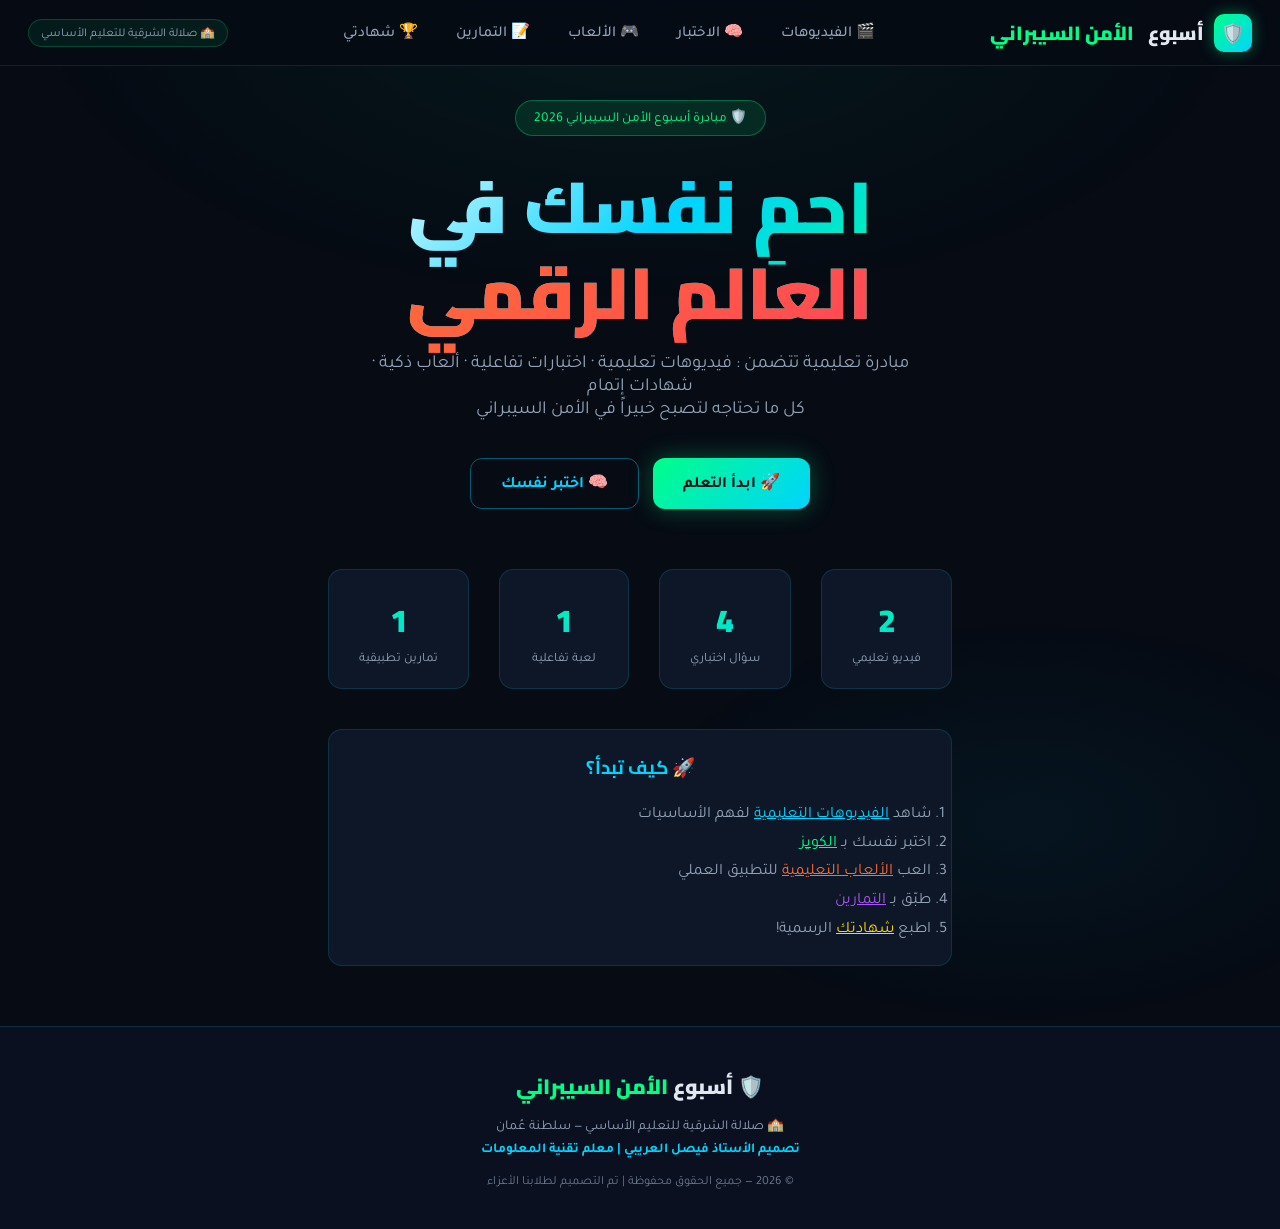
<file: index.html>
<!DOCTYPE html>
<html lang="ar" dir="rtl">
<head>
<meta charset="UTF-8">
<meta name="viewport" content="width=device-width, initial-scale=1.0">
<title>أسبوع الأمن السيبراني | مدرسة صلالة الشرقية للتعليم الأساسي</title>
<link href="https://fonts.googleapis.com/css2?family=Cairo:wght@300;400;600;700;900&family=Tajawal:wght@300;400;500;700;800&display=swap" rel="stylesheet">
<link rel="stylesheet" href="css/style.css">
</head>
<body>

<!-- MATRIX BACKGROUND -->
<div id="matrix-bg"></div>

<!-- NAV -->
<nav>
  <div class="nav-brand">
    <div class="nav-icon">🛡️</div>
    أسبوع <span style="color:var(--green);margin-right:4px"> الأمن السيبراني</span>
  </div>

  <button class="nav-hamburger" id="navToggle">☰</button>

  <div class="nav-links" id="navLinks">
    <a href="pages/videos.html">🎬 الفيديوهات</a>
    <a href="pages/quiz.html">🧠 الاختبار</a>
    <a href="pages/games.html">🎮 الألعاب</a>
    <a href="pages/exercises.html">📝 التمارين</a>
    <a href="pages/certificate.html">🏆 شهادتي</a>
  </div>

  <div class="nav-school">🏫 صلالة الشرقية للتعليم الأساسي</div>
</nav>

<!-- HERO / LANDING -->
<section class="hero">
  <div style="position:relative;z-index:2">
    <div class="hero-badge">🛡️ مبادرة  أسبوع الأمن السيبراني 2026</div>
    <h1>احمِ نفسك في<br><span>العالم الرقمي</span></h1>
    <p class="hero-sub"> مبادرة تعليمية تتضمن : فيديوهات تعليمية · اختبارات تفاعلية · ألعاب ذكية · شهادات إتمام  <br>كل ما تحتاجه لتصبح خبيراً في الأمن السيبراني</p>
    <div class="hero-btns">
      <a href="pages/videos.html" class="btn-primary">🚀 ابدأ التعلم</a>
      <a href="pages/quiz.html" class="btn-secondary">🧠 اختبر نفسك</a>
    </div>
    <div class="hero-stats">
      <div class="stat-box">
        <div class="stat-num" data-target="6">0</div>
        <div class="stat-lbl">فيديو تعليمي</div>
      </div>
      <div class="stat-box">
        <div class="stat-num" data-target="10">0</div>
        <div class="stat-lbl">سؤال اختباري</div>
      </div>
      <div class="stat-box">
        <div class="stat-num" data-target="4">0</div>
        <div class="stat-lbl">لعبة تفاعلية</div>
      </div>
      <div class="stat-box">
        <div class="stat-num" data-target="3">0</div>
        <div class="stat-lbl">تمارين تطبيقية</div>
      </div>
    </div>
    <div style="margin-top:40px;padding:20px;background:var(--card);border:1px solid var(--border);border-radius:var(--r);max-width:800px">
      <h3 style="font-family:'Cairo',sans-serif;font-weight:700;margin-bottom:16px;color:var(--cyan)">🚀 كيف تبدأ؟</h3>
      <ol style="text-align:right;font-size:1rem;color:var(--text2);line-height:1.8">
        <li>شاهد <a href="pages/videos.html" style="color:var(--cyan)">الفيديوهات التعليمية</a> لفهم الأساسيات</li>
        <li>اختبر نفسك بـ <a href="pages/quiz.html" style="color:var(--green)">الكويز</a></li>
        <li>العب <a href="pages/games.html" style="color:var(--orange)">الألعاب التعليمية</a> للتطبيق العملي</li>
        <li>طبّق بـ <a href="pages/exercises.html" style="color:var(--purple)">التمارين</a></li>
        <li>اطبع <a href="pages/certificate.html" style="color:var(--yellow)">شهادتك</a> الرسمية!</li>
      </ol>
    </div>
  </div>
</section>

<!-- FOOTER -->
<footer>
  <div class="footer-logo">🛡️ أسبوع <span>الأمن السيبراني</span></div>
  <div class="footer-school">🏫 صلالة الشرقية للتعليم الأساسي — سلطنة عُمان</div>
  <div class="footer-teacher"> تصميم الأستاذ فيصل العريبي  | معلم تقنية المعلومات</div>
  <div class="footer-copy">© 2026 — جميع الحقوق محفوظة | تم التصميم  لطلابنا الأعزاء</div>
</footer>

<script src="js/main.js"></script>
</body>
</html>
</file>
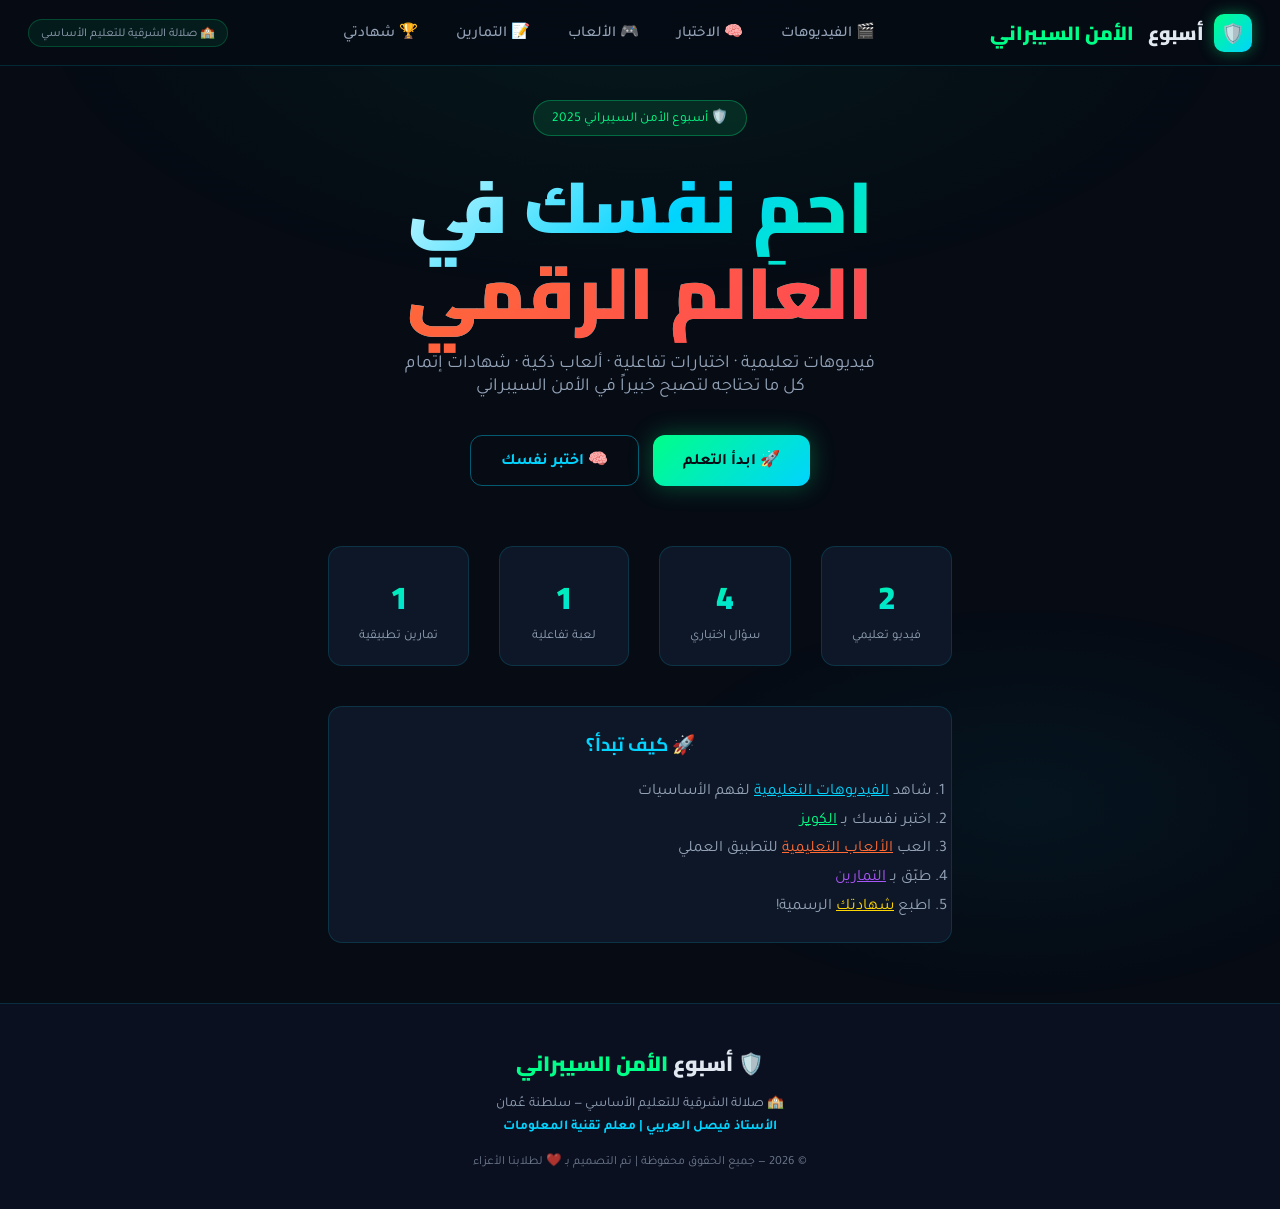
<file: index1.html>
<!DOCTYPE html>
<html lang="ar" dir="rtl">
<head>
<meta charset="UTF-8">
<meta name="viewport" content="width=device-width, initial-scale=1.0">
<title>أسبوع الأمن السيبراني | صلالة الشرقية للتعليم الأساسي</title>
<link href="https://fonts.googleapis.com/css2?family=Cairo:wght@300;400;600;700;900&family=Tajawal:wght@300;400;500;700;800&display=swap" rel="stylesheet">
<link rel="stylesheet" href="css/style.css">
</head>
<body>

<!-- MATRIX BACKGROUND -->
<div id="matrix-bg"></div>

<!-- NAV -->
<nav>
  <div class="nav-brand">
    <div class="nav-icon">🛡️</div>
    أسبوع <span style="color:var(--green);margin-right:4px"> الأمن السيبراني</span>
  </div>
  <div class="nav-links">
    <a href="pages/videos.html">🎬 الفيديوهات</a>
    <a href="pages/quiz.html">🧠 الاختبار</a>
    <a href="pages/games.html">🎮 الألعاب</a>
    <a href="pages/exercises.html">📝 التمارين</a>
    <a href="pages/certificate.html">🏆 شهادتي</a>
  </div>
  <div class="nav-school">🏫 صلالة الشرقية للتعليم الأساسي</div>
</nav>

<!-- HERO / LANDING -->
<section class="hero">
  <div style="position:relative;z-index:2">
    <div class="hero-badge">🛡️ أسبوع الأمن السيبراني 2025</div>
    <h1>احمِ نفسك في<br><span>العالم الرقمي</span></h1>
    <p class="hero-sub">فيديوهات تعليمية · اختبارات تفاعلية · ألعاب ذكية · شهادات إتمام<br>كل ما تحتاجه لتصبح خبيراً في الأمن السيبراني</p>
    <div class="hero-btns">
      <a href="pages/videos.html" class="btn-primary">🚀 ابدأ التعلم</a>
      <a href="pages/quiz.html" class="btn-secondary">🧠 اختبر نفسك</a>
    </div>
    <div class="hero-stats">
      <div class="stat-box">
        <div class="stat-num" data-target="6">0</div>
        <div class="stat-lbl">فيديو تعليمي</div>
      </div>
      <div class="stat-box">
        <div class="stat-num" data-target="10">0</div>
        <div class="stat-lbl">سؤال اختباري</div>
      </div>
      <div class="stat-box">
        <div class="stat-num" data-target="4">0</div>
        <div class="stat-lbl">لعبة تفاعلية</div>
      </div>
      <div class="stat-box">
        <div class="stat-num" data-target="3">0</div>
        <div class="stat-lbl">تمارين تطبيقية</div>
      </div>
    </div>
    <div style="margin-top:40px;padding:20px;background:var(--card);border:1px solid var(--border);border-radius:var(--r);max-width:800px">
      <h3 style="font-family:'Cairo',sans-serif;font-weight:700;margin-bottom:16px;color:var(--cyan)">🚀 كيف تبدأ؟</h3>
      <ol style="text-align:right;font-size:1rem;color:var(--text2);line-height:1.8">
        <li>شاهد <a href="pages/videos.html" style="color:var(--cyan)">الفيديوهات التعليمية</a> لفهم الأساسيات</li>
        <li>اختبر نفسك بـ <a href="pages/quiz.html" style="color:var(--green)">الكويز</a></li>
        <li>العب <a href="pages/games.html" style="color:var(--orange)">الألعاب التعليمية</a> للتطبيق العملي</li>
        <li>طبّق بـ <a href="pages/exercises.html" style="color:var(--purple)">التمارين</a></li>
        <li>اطبع <a href="pages/certificate.html" style="color:var(--yellow)">شهادتك</a> الرسمية!</li>
      </ol>
    </div>
  </div>
</section>

<!-- FOOTER -->
<footer>
  <div class="footer-logo">🛡️ أسبوع <span>الأمن السيبراني</span></div>
  <div class="footer-school">🏫 صلالة الشرقية للتعليم الأساسي — سلطنة عُمان</div>
  <div class="footer-teacher">الأستاذ فيصل العريبي | معلم تقنية المعلومات</div>
  <div class="footer-copy">© 2026 — جميع الحقوق محفوظة | تم التصميم بـ ❤️ لطلابنا الأعزاء</div>
</footer>

<script src="js/main.js"></script>
</body>
</html>
</file>
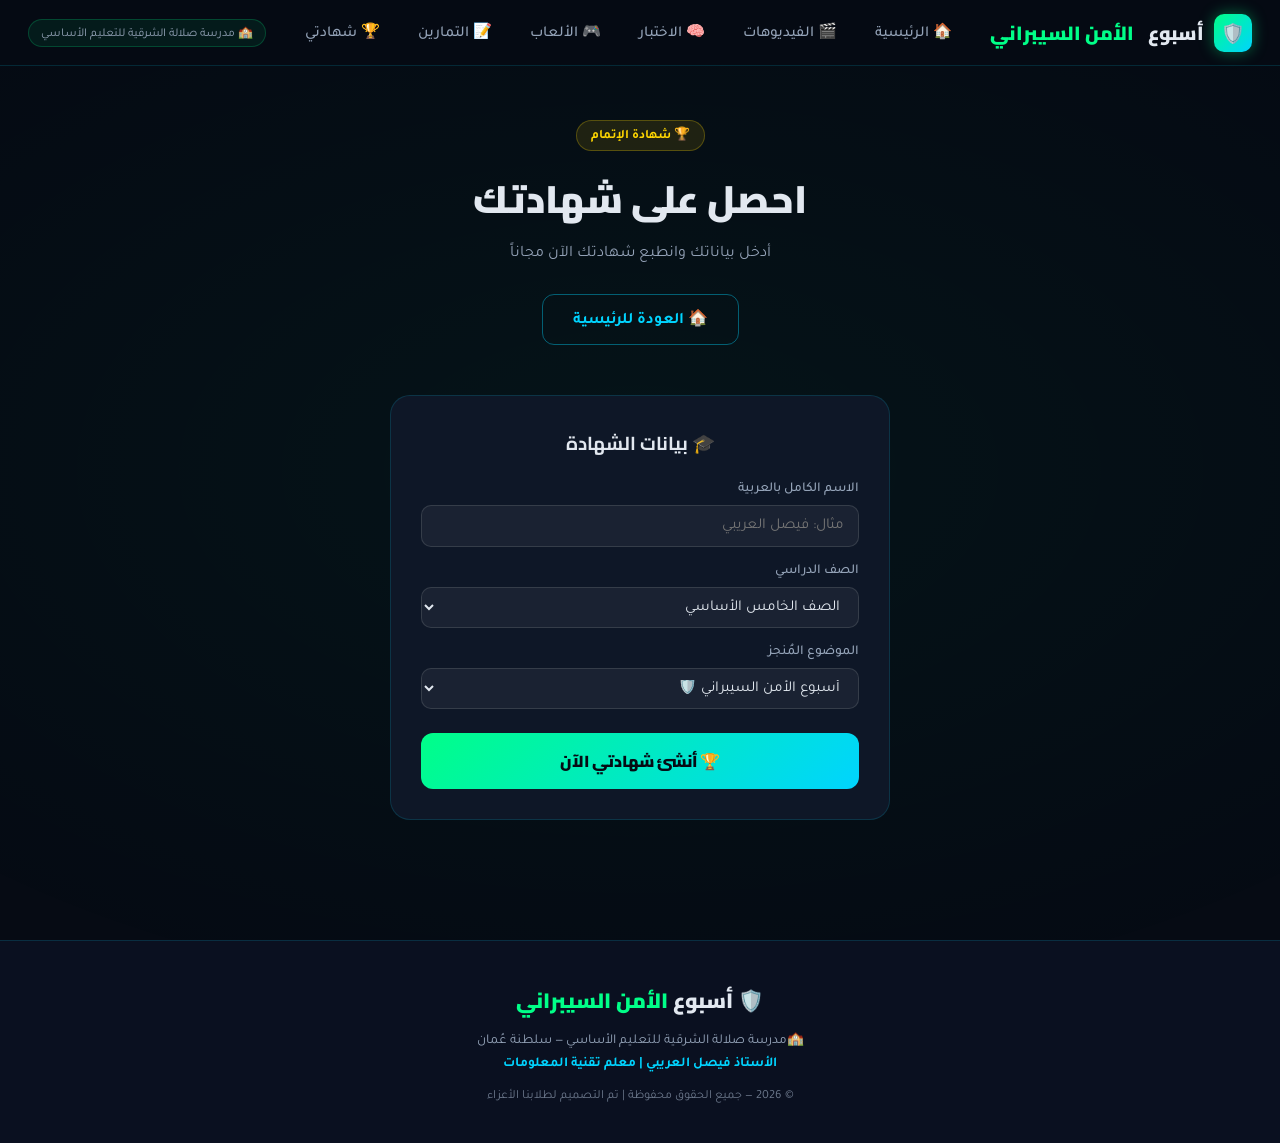
<file: pages/certificate.html>
<!DOCTYPE html>
<html lang="ar" dir="rtl">
<head>
<meta charset="UTF-8">
<meta name="viewport" content="width=device-width, initial-scale=1.0">
<title>شهادتي | أسبوع الأمن السيبراني</title>
<link href="https://fonts.googleapis.com/css2?family=Cairo:wght@300;400;600;700;900&family=Tajawal:wght@300;400;500;700;800&display=swap" rel="stylesheet">
<link rel="stylesheet" href="../css/style.css">
</head>
<body>

<!-- MATRIX BACKGROUND -->
<div id="matrix-bg"></div>

<!-- NAV -->
<nav>
  <div class="nav-brand">
    <div class="nav-icon">🛡️</div>
    أسبوع <span style="color:var(--green);margin-right:4px"> الأمن السيبراني</span>
  </div>
  <div class="nav-links">
    <a href="../index.html">🏠 الرئيسية</a>
    <a href="videos.html">🎬 الفيديوهات</a>
    <a href="quiz.html">🧠 الاختبار</a>
    <a href="games.html">🎮 الألعاب</a>
    <a href="exercises.html">📝 التمارين</a>
    <a href="certificate.html">🏆 شهادتي</a>
  </div>
  <div class="nav-school">🏫 مدرسة صلالة الشرقية للتعليم الأساسي</div>
</nav>

<!-- CERTIFICATE SECTION -->
<section id="certificate" class="cert-section" style="min-height:100vh;padding:120px 20px 80px">
  <div class="container">
    <div class="section-header fade-in">
      <div class="section-tag tag-yellow">🏆 شهادة الإتمام</div>
      <h2 class="section-title">احصل على شهادتك</h2>
      <p class="section-sub">أدخل بياناتك وانطبع شهادتك الآن مجاناً</p>
      <div style="margin-top:30px">
        <a href="../index.html" class="btn-secondary">🏠 العودة للرئيسية</a>
      </div>
    </div>
    <div class="cert-form-wrapper fade-in">
      <div class="cert-form">
        <h3>🎓 بيانات الشهادة</h3>
        <div class="form-group">
          <label>الاسم الكامل بالعربية</label>
          <input type="text" id="certName" placeholder="مثال: فيصل العريبي">
        </div>
        <div class="form-group">
          <label>الصف الدراسي</label>
          <select id="certGrade">
            <option value="الصف الخامس الأساسي">الصف الخامس الأساسي</option>
            <option value="الصف السابع الأساسي">الصف السابع الأساسي</option>
            <option value="الصف التاسع الأساسي">الصف التاسع الأساسي</option>
          </select>
        </div>
        <div class="form-group">
          <label>الموضوع المُنجز</label>
          <select id="certTopic">
            <option value="أسبوع الأمن السيبراني">أسبوع الأمن السيبراني 🛡️</option>
            <option value="حماية كلمات المرور">حماية كلمات المرور 🔑</option>
            <option value="التعرف على التصيد الاحتيالي">التعرف على التصيد الاحتيالي 🎣</option>
            <option value="مكافحة الابتزاز الإلكتروني">مكافحة الابتزاز الإلكتروني 🚨</option>
          </select>
        </div>
        <button class="generate-btn" onclick="generateCert()">🏆 أنشئ شهادتي الآن</button>
      </div>
    </div>

    <div class="certificate-preview" id="certPreview">
      <div id="cert-canvas-wrap">
        <div class="cert-corner tl"></div>
        <div class="cert-corner tr"></div>
        <div class="cert-corner bl"></div>
        <div class="cert-corner br"></div>
        <div class="cert-school-name">🏫مدرسة صلالة الشرقية للتعليم الأساسي — سلطنة عُمان</div>
        <div class="cert-logo-big">🛡️</div>
        <div class="cert-title-ar">تُقدّم هذه الشهادة إلى</div>
        <div class="cert-main-title" id="certNameDisplay">اسم الطالب</div>
        <div class="cert-student-grade" id="certGradeDisplay">الصف الدراسي</div>
        <div class="cert-divider"></div>
        <div class="cert-body-text">
          تقديراً لإتمامه فعاليات وأنشطة
        </div>
        <div class="cert-topic" id="certTopicDisplay">أسبوع الأمن السيبراني</div>
        <div class="cert-badge-row">
          <div class="cert-badge" style="color:var(--green);border-color:rgba(0,255,136,0.2)">✅ إتمام الفيديوهات</div>
          <div class="cert-badge" style="color:var(--cyan);border-color:rgba(0,212,255,0.2)">🧠 اجتياز الاختبار</div>
          <div class="cert-badge" style="color:var(--orange);border-color:rgba(255,107,53,0.2)">🎮 الألعاب التعليمية</div>
          <div class="cert-badge" style="color:var(--purple);border-color:rgba(168,85,247,0.2)">📝 التمارين التفاعلية</div>
        </div>
        <div class="cert-footer">
          <div class="cert-seal">
            🛡️<div style="font-size:.55rem;color:var(--yellow);margin-top:2px">موثّقة</div>
          </div>
          <div>
            <div style="font-size:.75rem;color:var(--text2);margin-bottom:4px">بتوجيه ورعاية</div>
            <div class="cert-teacher-name">الأستاذ فيصل العريبي</div>
            <div class="cert-teacher-title">معلم تقنية المعلومات</div>
            <div class="cert-teacher-title"> مدرسة صلالة الشرقية للتعليم الأساسي</div>
          </div>
          <div class="cert-date">
            <div style="font-size:.75rem;color:var(--text2);margin-bottom:4px">تاريخ الإصدار</div>
            <div id="certDate" style="font-size:.85rem;font-weight:600"></div>
            <div style="font-size:.7rem;color:var(--text2);margin-top:2px">1447هـ</div>
          </div>
        </div>
      </div>
      <div class="cert-actions">
        <button class="cert-download-btn" onclick="printCert()">🖨️ طباعة الشهادة</button>
        <button class="cert-print-btn" onclick="window.scrollTo(0,0)">↑ العودة للأعلى</button>
      </div>
    </div>
  </div>
</section>

<!-- FOOTER -->
<footer>
  <div class="footer-logo">🛡️ أسبوع <span>الأمن السيبراني</span></div>
  <div class="footer-school">🏫مدرسة صلالة الشرقية للتعليم الأساسي — سلطنة عُمان </div>
  <div class="footer-teacher">الأستاذ فيصل العريبي | معلم تقنية المعلومات</div>
  <div class="footer-copy">© 2026 — جميع الحقوق محفوظة | تم التصميم  لطلابنا الأعزاء</div>
</footer>

<script src="../js/main.js"></script>
</body>
</html>
</file>
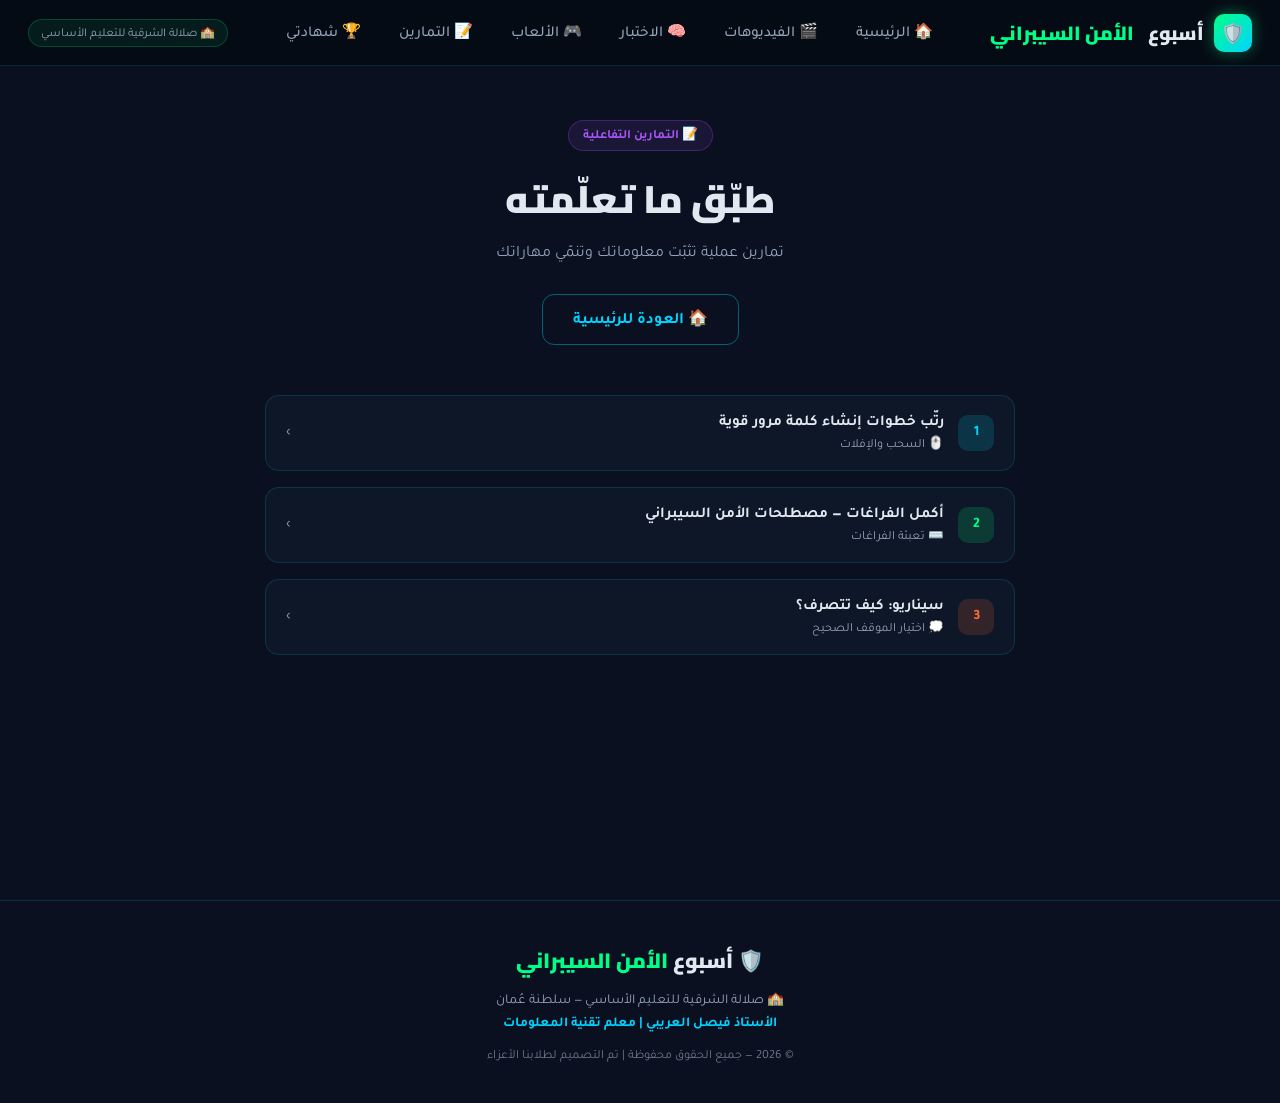
<file: pages/exercises.html>
<!DOCTYPE html>
<html lang="ar" dir="rtl">
<head>
<meta charset="UTF-8">
<meta name="viewport" content="width=device-width, initial-scale=1.0">
<title>التمارين | أسبوع الأمن السيبراني</title>
<link href="https://fonts.googleapis.com/css2?family=Cairo:wght@300;400;600;700;900&family=Tajawal:wght@300;400;500;700;800&display=swap" rel="stylesheet">
<link rel="stylesheet" href="../css/style.css">
</head>
<body>

<!-- MATRIX BACKGROUND -->
<div id="matrix-bg"></div>

<!-- NAV -->
<nav>
  <div class="nav-brand">
    <div class="nav-icon">🛡️</div>
    أسبوع <span style="color:var(--green);margin-right:4px"> الأمن السيبراني</span>
  </div>
  <div class="nav-links">
    <a href="../index.html">🏠 الرئيسية</a>
    <a href="videos.html">🎬 الفيديوهات</a>
    <a href="quiz.html">🧠 الاختبار</a>
    <a href="games.html">🎮 الألعاب</a>
    <a href="exercises.html">📝 التمارين</a>
    <a href="certificate.html">🏆 شهادتي</a>
  </div>
  <div class="nav-school">🏫 صلالة الشرقية للتعليم الأساسي</div>
</nav>

<!-- EXERCISES SECTION -->
<section id="exercises" style="background:var(--bg2);min-height:100vh;padding:120px 20px 80px">
  <div class="container">
    <div class="section-header fade-in">
      <div class="section-tag tag-purple">📝 التمارين التفاعلية</div>
      <h2 class="section-title">طبّق ما تعلّمته</h2>
      <p class="section-sub">تمارين عملية تثبّت معلوماتك وتنمّي مهاراتك</p>
      <div style="margin-top:30px">
        <a href="../index.html" class="btn-secondary">🏠 العودة للرئيسية</a>
      </div>
    </div>
    <div class="exercises-list fade-in">

      <!-- Exercise 1: Drag & Drop -->
      <div class="exercise-card" id="ex1">
        <div class="exercise-header" onclick="toggleEx('ex1')">
          <div class="exercise-num" style="background:rgba(0,212,255,0.15);color:var(--cyan)">1</div>
          <div class="exercise-info">
            <div class="exercise-title">رتّب خطوات إنشاء كلمة مرور قوية</div>
            <div class="exercise-type">🖱️ السحب والإفلات</div>
          </div>
          <div class="exercise-arrow">›</div>
        </div>
        <div class="exercise-body">
          <p class="drag-instruction">اسحب كل خطوة وأفلتها في المكان الصحيح:</p>
          <div class="drag-items" id="dragItems1">
            <div class="drag-item" draggable="true" data-id="a">أضف رموزاً خاصة (@#!)</div>
            <div class="drag-item" draggable="true" data-id="b">استخدم 12 حرفاً على الأقل</div>
            <div class="drag-item" draggable="true" data-id="c">امزج أحرف كبيرة وصغيرة</div>
            <div class="drag-item" draggable="true" data-id="d">لا تستخدم اسمك أو تاريخ ميلادك</div>
          </div>
          <div class="drop-zones">
            <div class="drop-zone" data-correct="b" ondragover="ev.preventDefault()" ondrop="dropItem(ev,'zone1a')">
              <div class="drop-label">الخطوة الأولى:</div>
              <div class="drop-slot" id="zone1a"><span style="color:var(--text2)">أفلت هنا</span></div>
            </div>
            <div class="drop-zone" data-correct="c" ondragover="ev.preventDefault()" ondrop="dropItem(ev,'zone1b')">
              <div class="drop-label">الخطوة الثانية:</div>
              <div class="drop-slot" id="zone1b"><span style="color:var(--text2)">أفلت هنا</span></div>
            </div>
            <div class="drop-zone" data-correct="a" ondragover="ev.preventDefault()" ondrop="dropItem(ev,'zone1c')">
              <div class="drop-label">الخطوة الثالثة:</div>
              <div class="drop-slot" id="zone1c"><span style="color:var(--text2)">أفلت هنا</span></div>
            </div>
            <div class="drop-zone" data-correct="d" ondragover="ev.preventDefault()" ondrop="dropItem(ev,'zone1d')">
              <div class="drop-label">الخطوة الرابعة:</div>
              <div class="drop-slot" id="zone1d"><span style="color:var(--text2)">أفلت هنا</span></div>
            </div>
          </div>
          <button class="check-btn" onclick="checkDrag()">✔ تحقق من الإجابات</button>
          <div class="exercise-result" id="exResult1"></div>
        </div>
      </div>

      <!-- Exercise 2: Fill blanks -->
      <div class="exercise-card" id="ex2">
        <div class="exercise-header" onclick="toggleEx('ex2')">
          <div class="exercise-num" style="background:rgba(0,255,136,0.15);color:var(--green)">2</div>
          <div class="exercise-info">
            <div class="exercise-title">أكمل الفراغات — مصطلحات الأمن السيبراني</div>
            <div class="exercise-type">⌨️ تعبئة الفراغات</div>
          </div>
          <div class="exercise-arrow">›</div>
        </div>
        <div class="exercise-body">
          <div style="margin-top:14px">
            <div class="fill-blank-row">
              <span>1. يُسمى البرنامج الذي يتجسس على جهازك دون علمك بـ</span>
              <input class="blank-input" id="blank1" data-answer="spyware" placeholder="...">
            </div>
            <div class="fill-blank-row">
              <span>2. اختصار HTTPS يعني أن الموقع يستخدم بروتوكول</span>
              <input class="blank-input" id="blank2" data-answer="تشفير" placeholder="...">
            </div>
            <div class="fill-blank-row">
              <span>3. المصادقة الثنائية تعني استخدام</span>
              <input class="blank-input" id="blank3" data-answer="خطوتين" placeholder="...">
              <span>للتحقق من هويتك</span>
            </div>
            <div class="fill-blank-row">
              <span>4. هجوم</span>
              <input class="blank-input" id="blank4" data-answer="phishing" placeholder="...">
              <span>يهدف إلى سرقة بياناتك عبر رسائل مزيفة</span>
            </div>
          </div>
          <button class="check-btn" onclick="checkFillBlanks()">✔ تحقق من الإجابات</button>
          <div class="exercise-result" id="exResult2"></div>
        </div>
      </div>

      <!-- Exercise 3: Scenario -->
      <div class="exercise-card" id="ex3">
        <div class="exercise-header" onclick="toggleEx('ex3')">
          <div class="exercise-num" style="background:rgba(255,107,53,0.15);color:var(--orange)">3</div>
          <div class="exercise-info">
            <div class="exercise-title">سيناريو: كيف تتصرف؟</div>
            <div class="exercise-type">💭 اختيار الموقف الصحيح</div>
          </div>
          <div class="exercise-arrow">›</div>
        </div>
        <div class="exercise-body">
          <div id="scenarioContent"></div>
        </div>
      </div>

    </div>
  </div>
</section>

<!-- FOOTER -->
<footer>
  <div class="footer-logo">🛡️ أسبوع <span>الأمن السيبراني</span></div>
  <div class="footer-school">🏫 صلالة الشرقية للتعليم الأساسي — سلطنة عُمان</div>
  <div class="footer-teacher">الأستاذ فيصل العريبي | معلم تقنية المعلومات</div>
  <div class="footer-copy">© 2026 — جميع الحقوق محفوظة | تم التصميم لطلابنا الأعزاء</div>
</footer>

<script src="../js/main.js"></script>
</body>
</html>
</file>
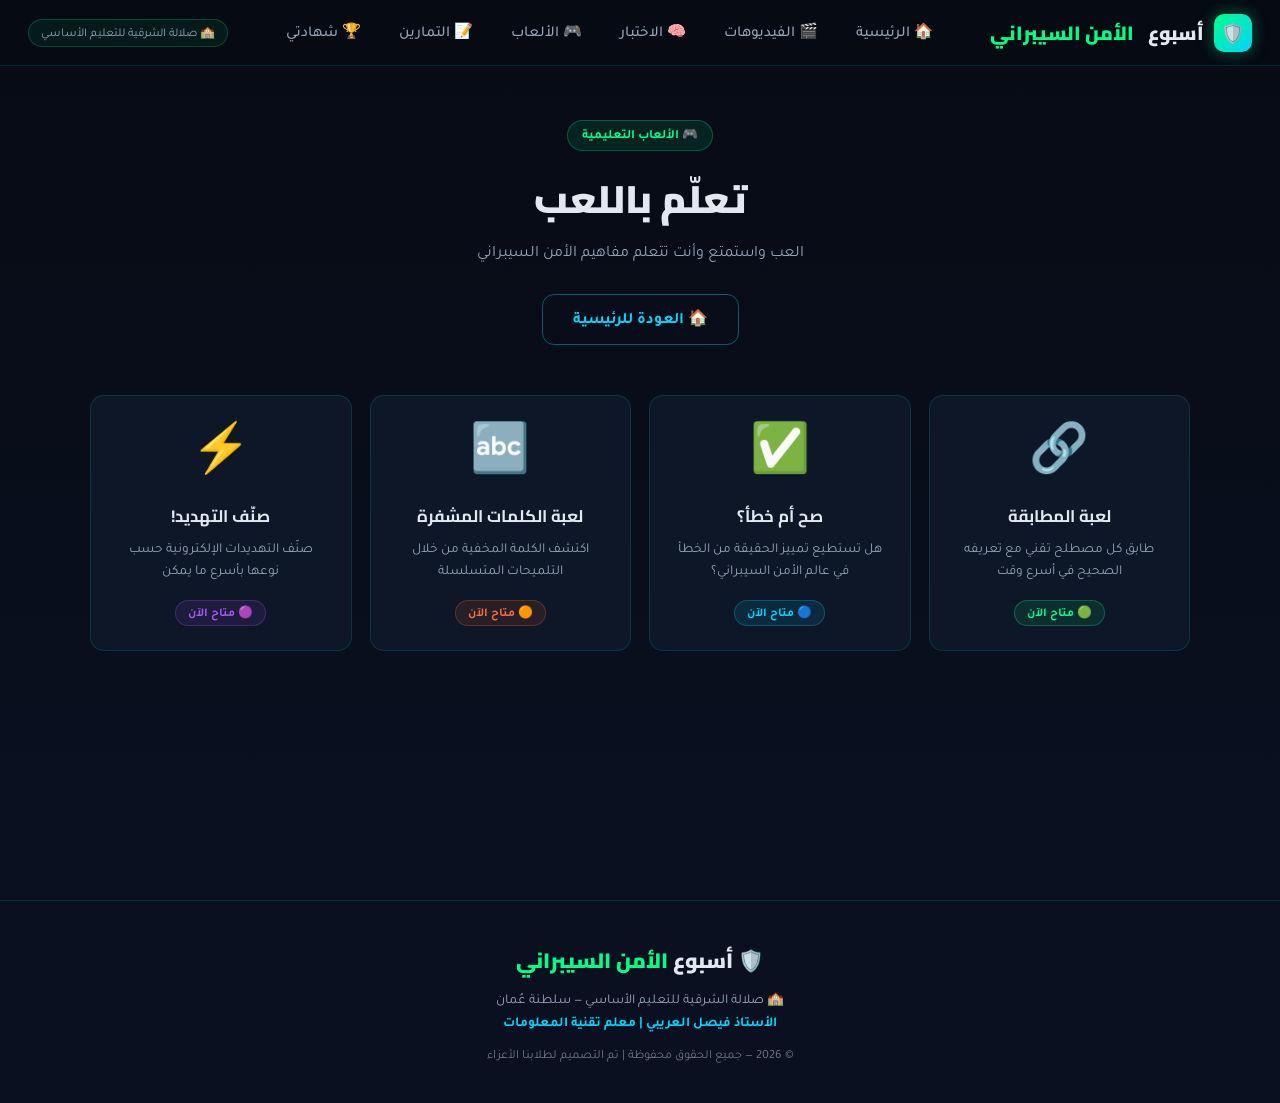
<file: pages/games.html>
<!DOCTYPE html>
<html lang="ar" dir="rtl">
<head>
<meta charset="UTF-8">
<meta name="viewport" content="width=device-width, initial-scale=1.0">
<title>الألعاب | أسبوع الأمن السيبراني</title>
<link href="https://fonts.googleapis.com/css2?family=Cairo:wght@300;400;600;700;900&family=Tajawal:wght@300;400;500;700;800&display=swap" rel="stylesheet">
<link rel="stylesheet" href="../css/style.css">
</head>
<body>

<!-- MATRIX BACKGROUND -->
<div id="matrix-bg"></div>

<!-- NAV -->
<nav>
  <div class="nav-brand">
    <div class="nav-icon">🛡️</div>
    أسبوع <span style="color:var(--green);margin-right:4px"> الأمن السيبراني</span>
  </div>
  <div class="nav-links">
    <a href="../index.html">🏠 الرئيسية</a>
    <a href="videos.html">🎬 الفيديوهات</a>
    <a href="quiz.html">🧠 الاختبار</a>
    <a href="games.html">🎮 الألعاب</a>
    <a href="exercises.html">📝 التمارين</a>
    <a href="certificate.html">🏆 شهادتي</a>
  </div>
  <div class="nav-school">🏫 صلالة الشرقية للتعليم الأساسي</div>
</nav>

<!-- GAMES SECTION -->
<section id="games" class="game-section" style="min-height:100vh;padding:120px 20px 80px">
  <div class="container">
    <div class="section-header fade-in">
      <div class="section-tag tag-green">🎮 الألعاب التعليمية</div>
      <h2 class="section-title">تعلّم باللعب</h2>
      <p class="section-sub">العب واستمتع وأنت تتعلم مفاهيم الأمن السيبراني</p>
      <div style="margin-top:30px">
        <a href="../index.html" class="btn-secondary">🏠 العودة للرئيسية</a>
      </div>
    </div>

    <div class="game-grid fade-in" id="gameMenu">
      <div class="game-card green-hover" onclick="startGame('match')">
        <div class="game-icon">🔗</div>
        <div class="game-title">لعبة المطابقة</div>
        <div class="game-desc">طابق كل مصطلح تقني مع تعريفه الصحيح في أسرع وقت</div>
        <span class="game-badge tag-green">🟢 متاح الآن</span>
      </div>
      <div class="game-card cyan-hover" onclick="startTrueFalse()">
        <div class="game-icon">✅</div>
        <div class="game-title">صح أم خطأ؟</div>
        <div class="game-desc">هل تستطيع تمييز الحقيقة من الخطأ في عالم الأمن السيبراني؟</div>
        <span class="game-badge tag-cyan">🔵 متاح الآن</span>
      </div>
      <div class="game-card orange-hover" onclick="startWordGame()">
        <div class="game-icon">🔤</div>
        <div class="game-title">لعبة الكلمات المشفرة</div>
        <div class="game-desc">اكتشف الكلمة المخفية من خلال التلميحات المتسلسلة</div>
        <span class="game-badge tag-orange">🟠 متاح الآن</span>
      </div>
      <div class="game-card purple-hover" onclick="startThreatSort()">
        <div class="game-icon">⚡</div>
        <div class="game-title">صنّف التهديد!</div>
        <div class="game-desc">صنّف التهديدات الإلكترونية حسب نوعها بأسرع ما يمكن</div>
        <span class="game-badge tag-purple">🟣 متاح الآن</span>
      </div>
    </div>

    <!-- MATCH GAME -->
    <div class="match-game" id="matchGame">
      <div style="display:flex;justify-content:space-between;align-items:center;margin-bottom:20px">
        <h3 style="font-family:'Cairo',sans-serif;font-weight:700">🔗 لعبة المطابقة</h3>
        <button onclick="closeGame('matchGame')" style="background:rgba(255,71,87,0.15);color:var(--red);border:none;padding:8px 16px;border-radius:8px;cursor:pointer;font-family:'Tajawal',sans-serif">✕ إغلاق</button>
      </div>
      <p class="match-instructions">انقر على مصطلح من العمود الأيمن، ثم انقر على تعريفه في العمود الأيسر</p>
      <div class="match-grid">
        <div class="match-col">
          <h4>📚 التعريف</h4>
          <div id="matchDefs"></div>
        </div>
        <div class="match-col">
          <h4>🔑 المصطلح</h4>
          <div id="matchTerms"></div>
        </div>
      </div>
      <div class="match-score">تم مطابقة: <span id="matchCount">0</span> من <span id="matchTotal">0</span></div>
    </div>

    <!-- TRUE/FALSE GAME -->
    <div class="match-game" id="tfGame">
      <div style="display:flex;justify-content:space-between;align-items:center;margin-bottom:20px">
        <h3 style="font-family:'Cairo',sans-serif;font-weight:700">✅ صح أم خطأ؟</h3>
        <button onclick="closeGame('tfGame')" style="background:rgba(255,71,87,0.15);color:var(--red);border:none;padding:8px 16px;border-radius:8px;cursor:pointer;font-family:'Tajawal',sans-serif">✕ إغلاق</button>
      </div>
      <div style="max-width:560px;margin:0 auto">
        <div style="text-align:center;margin-bottom:10px;color:var(--text2);font-size:.85rem" id="tfCounter">السؤال 1 من 6</div>
        <div class="quiz-question" id="tfQuestion">
          <div class="quiz-q-emoji" id="tfEmoji">🤔</div>
          <div class="quiz-q-text" id="tfText"></div>
          <div style="display:flex;gap:14px;justify-content:center;margin-top:20px">
            <button onclick="answerTF(true)" style="flex:1;max-width:160px;padding:14px;border-radius:12px;border:none;background:rgba(0,255,136,0.15);color:var(--green);font-family:'Tajawal',sans-serif;font-weight:700;font-size:1rem;cursor:pointer;border:1.5px solid rgba(0,255,136,0.3);transition:.2s" id="tfTrue">✅ صح</button>
            <button onclick="answerTF(false)" style="flex:1;max-width:160px;padding:14px;border-radius:12px;border:none;background:rgba(255,71,87,0.1);color:var(--red);font-family:'Tajawal',sans-serif;font-weight:700;font-size:1rem;cursor:pointer;border:1.5px solid rgba(255,71,87,0.3);transition:.2s" id="tfFalse">❌ خطأ</button>
          </div>
          <div class="quiz-feedback" id="tfFeedback"></div>
          <div style="text-align:center;margin-top:16px">
            <button class="btn-next" id="tfNext" onclick="nextTF()" style="display:none;margin:0 auto">التالي →</button>
          </div>
        </div>
        <div style="text-align:center;margin-top:14px;color:var(--text2);font-size:.9rem">النقاط: <span id="tfScore" style="color:var(--green);font-weight:700">0</span></div>
      </div>
    </div>

    <!-- WORD GAME -->
    <div class="match-game" id="wordGame">
      <div style="display:flex;justify-content:space-between;align-items:center;margin-bottom:20px">
        <h3 style="font-family:'Cairo',sans-serif;font-weight:700">🔤 الكلمة المشفرة</h3>
        <button onclick="closeGame('wordGame')" style="background:rgba(255,71,87,0.15);color:var(--red);border:none;padding:8px 16px;border-radius:8px;cursor:pointer;font-family:'Tajawal',sans-serif">✕ إغلاق</button>
      </div>
      <div style="max-width:560px;margin:0 auto;text-align:center">
        <div style="margin-bottom:6px;color:var(--text2);font-size:.85rem" id="wgRound">الجولة 1 من 5</div>
        <div style="background:var(--card);border:1px solid var(--border);border-radius:16px;padding:28px;margin-bottom:16px">
          <div style="font-size:1rem;color:var(--text2);margin-bottom:16px">💡 التلميح:</div>
          <div style="font-size:1.05rem;font-weight:600;color:var(--cyan);margin-bottom:20px;line-height:1.7" id="wgHint"></div>
          <div style="display:flex;gap:10px;justify-content:center;margin-bottom:20px">
            <input id="wgInput" type="text" placeholder="اكتب إجابتك..." style="background:rgba(255,255,255,0.06);border:1.5px solid rgba(255,255,255,0.15);color:var(--text);border-radius:10px;padding:11px 16px;font-family:'Tajawal',sans-serif;font-size:.95rem;width:240px;text-align:center" onkeydown="if(event.key==='Enter')checkWord()">
            <button onclick="checkWord()" style="background:linear-gradient(135deg,var(--green),var(--cyan));color:#060b14;border:none;padding:11px 20px;border-radius:10px;font-family:'Tajawal',sans-serif;font-weight:700;cursor:pointer;font-size:.9rem">تحقق</button>
          </div>
          <div id="wgFeedback" style="font-size:.9rem;font-weight:600;min-height:22px"></div>
          <div id="wgReveal" style="font-size:1.1rem;font-weight:700;color:var(--text2);letter-spacing:6px;margin-top:12px"></div>
        </div>
        <div style="color:var(--text2);font-size:.9rem">النقاط: <span id="wgScore" style="color:var(--yellow);font-weight:700">0</span></div>
      </div>
    </div>

    <!-- THREAT SORT GAME -->
    <div class="match-game" id="sortGame">
      <div style="display:flex;justify-content:space-between;align-items:center;margin-bottom:20px">
        <h3 style="font-family:'Cairo',sans-serif;font-weight:700">⚡ صنّف التهديد!</h3>
        <button onclick="closeGame('sortGame')" style="background:rgba(255,71,87,0.15);color:var(--red);border:none;padding:8px 16px;border-radius:8px;cursor:pointer;font-family:'Tajawal',sans-serif">✕ إغلاق</button>
      </div>
      <div style="max-width:700px;margin:0 auto">
        <p class="match-instructions">صنّف كل تهديد في الخانة الصحيحة</p>
        <div style="display:flex;justify-content:center;gap:10px;flex-wrap:wrap;margin-bottom:24px" id="sortItems"></div>
        <div style="display:grid;grid-template-columns:repeat(auto-fill,minmax(200px,1fr));gap:14px" id="sortBins"></div>
        <div style="text-align:center;margin-top:16px;color:var(--text2);font-size:.9rem">النقاط: <span id="sortScore" style="color:var(--purple);font-weight:700">0</span></div>
      </div>
    </div>

  </div>
</section>

<!-- FOOTER -->
<footer>
  <div class="footer-logo">🛡️ أسبوع <span>الأمن السيبراني</span></div>
  <div class="footer-school">🏫 صلالة الشرقية للتعليم الأساسي — سلطنة عُمان</div>
  <div class="footer-teacher">الأستاذ فيصل العريبي | معلم تقنية المعلومات</div>
  <div class="footer-copy">© 2026 — جميع الحقوق محفوظة | تم التصميم  لطلابنا الأعزاء</div>
</footer>

<script src="../js/main.js"></script>
</body>
</html>
</file>
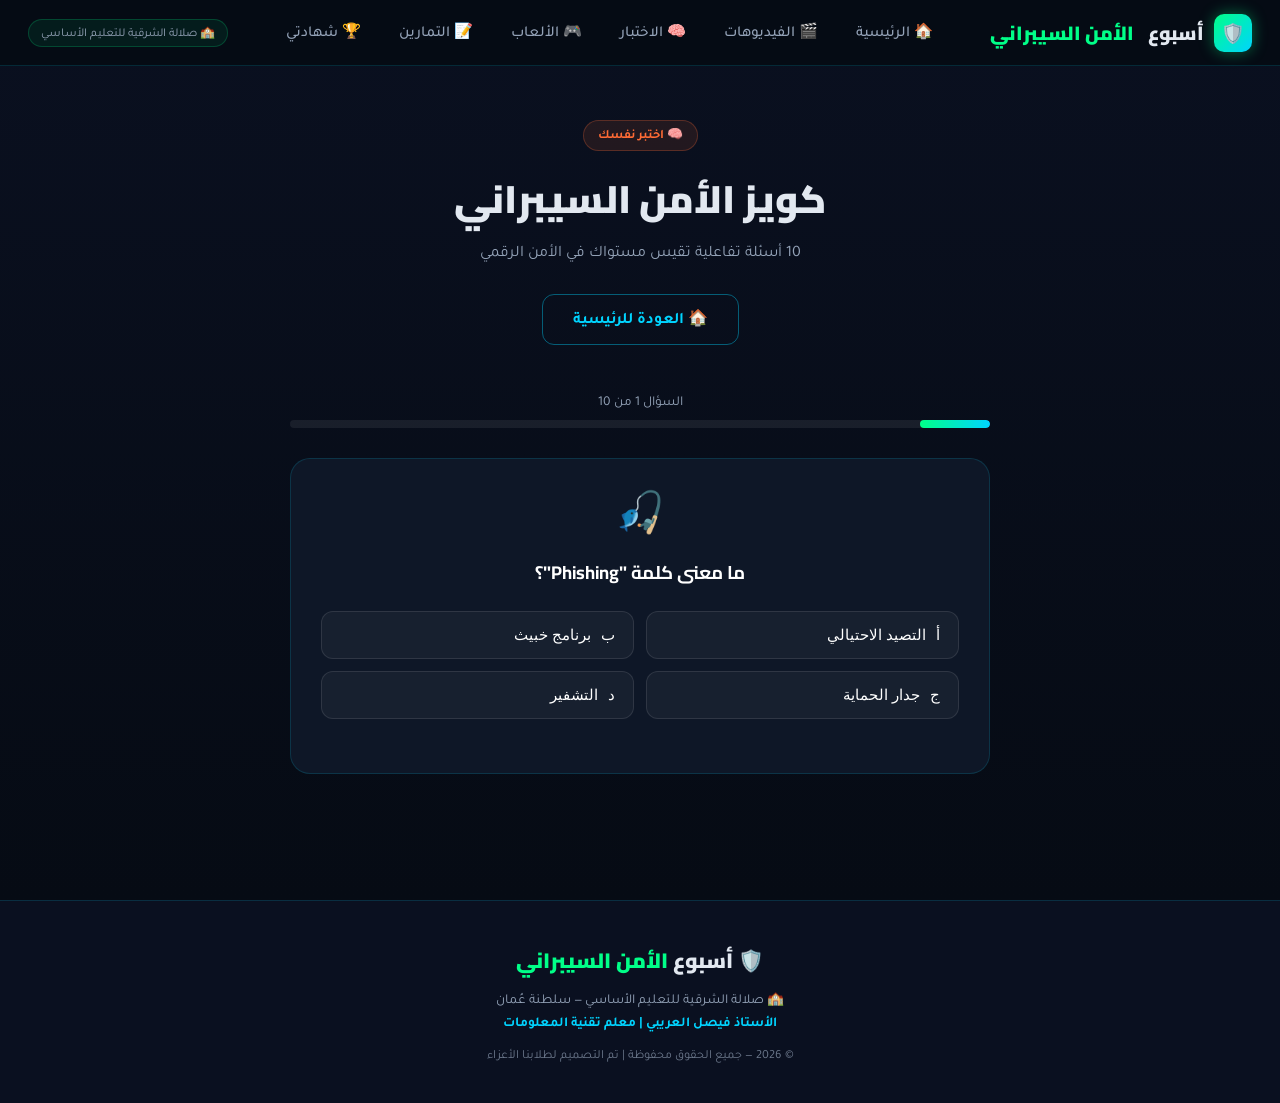
<file: pages/quiz.html>
<!DOCTYPE html>
<html lang="ar" dir="rtl">
<head>
<meta charset="UTF-8">
<meta name="viewport" content="width=device-width, initial-scale=1.0">
<title>الاختبار | أسبوع الأمن السيبراني</title>
<link href="https://fonts.googleapis.com/css2?family=Cairo:wght@300;400;600;700;900&family=Tajawal:wght@300;400;500;700;800&display=swap" rel="stylesheet">
<link rel="stylesheet" href="../css/style.css">
</head>
<body>

<!-- MATRIX BACKGROUND -->
<div id="matrix-bg"></div>

<!-- NAV -->
<nav>
  <div class="nav-brand">
    <div class="nav-icon">🛡️</div>
    أسبوع <span style="color:var(--green);margin-right:4px"> الأمن السيبراني</span>
  </div>
  <div class="nav-links">
    <a href="../index.html">🏠 الرئيسية</a>
    <a href="videos.html">🎬 الفيديوهات</a>
    <a href="quiz.html">🧠 الاختبار</a>
    <a href="games.html">🎮 الألعاب</a>
    <a href="exercises.html">📝 التمارين</a>
    <a href="certificate.html">🏆 شهادتي</a>
  </div>
  <div class="nav-school">🏫 صلالة الشرقية للتعليم الأساسي</div>
</nav>

<!-- QUIZ SECTION -->
<section id="quiz" style="background:linear-gradient(180deg,var(--bg2),var(--bg));min-height:100vh;padding:120px 20px 80px">
  <div class="container">
    <div class="section-header fade-in">
      <div class="section-tag tag-orange">🧠 اختبر نفسك</div>
      <h2 class="section-title">كويز الأمن السيبراني</h2>
      <p class="section-sub">10 أسئلة تفاعلية تقيس مستواك في الأمن الرقمي</p>
      <div style="margin-top:30px">
        <a href="../index.html" class="btn-secondary">🏠 العودة للرئيسية</a>
      </div>
    </div>
    <div class="quiz-wrapper fade-in">
      <div id="quizArea">
        <div class="quiz-q-counter" id="qCounter">السؤال 1 من 10</div>
        <div class="quiz-progress-bar-wrap">
          <div class="quiz-progress-fill" id="quizBar" style="width:10%"></div>
        </div>
        <div class="quiz-question">
          <div class="quiz-q-emoji" id="qEmoji">🤔</div>
          <div class="quiz-q-text" id="qText">جاري التحميل...</div>
          <div class="quiz-options" id="qOptions"></div>
          <div class="quiz-feedback" id="qFeedback"></div>
          <div class="quiz-nav">
            <button class="btn-next" id="nextBtn" onclick="nextQuestion()" style="display:none">السؤال التالي ←</button>
          </div>
        </div>
      </div>
      <div class="quiz-score-box" id="quizScore">
        <div class="score-circle">
          <div class="score-num" id="scoreNum">0</div>
          <div class="score-total" id="scoreTot">من 10</div>
        </div>
        <div class="score-msg" id="scoreMsg">أحسنت!</div>
        <div class="score-sub" id="scoreSub">نتيجة جيدة، واصل التعلم</div>
        <div style="display:flex;gap:12px;justify-content:center;flex-wrap:wrap">
          <button class="btn-next" onclick="restartQuiz()" style="flex:none;padding:12px 24px">🔄 إعادة الاختبار</button>
          <a href="certificate.html" class="btn-secondary" style="flex:none;padding:12px 24px">🏆 احصل على شهادتك</a>
        </div>
      </div>
    </div>
  </div>
</section>

<!-- FOOTER -->
<footer>
  <div class="footer-logo">🛡️ أسبوع <span>الأمن السيبراني</span></div>
  <div class="footer-school">🏫 صلالة الشرقية للتعليم الأساسي — سلطنة عُمان</div>
  <div class="footer-teacher">الأستاذ فيصل العريبي | معلم تقنية المعلومات</div>
  <div class="footer-copy">© 2026 — جميع الحقوق محفوظة | تم التصميم  لطلابنا الأعزاء</div>
</footer>

<script src="../js/main.js"></script>
</body>
</html>
</file>
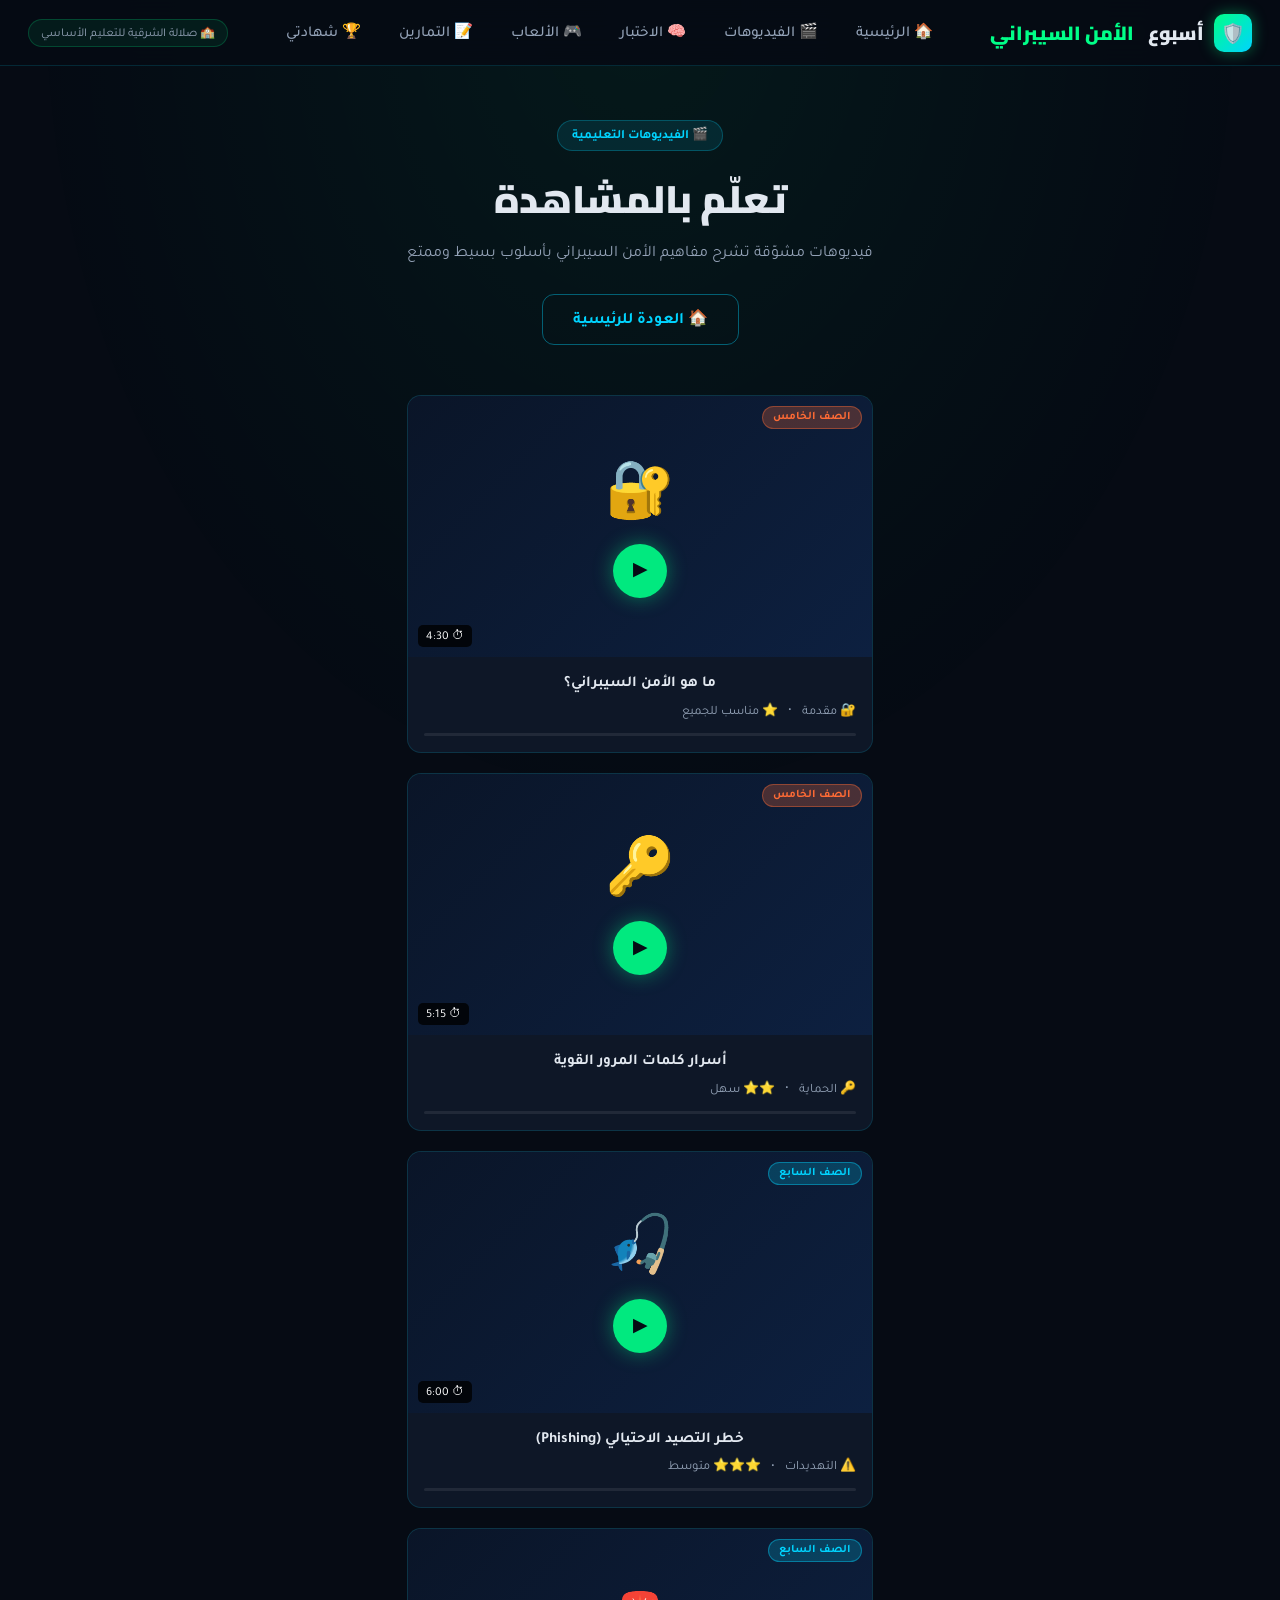
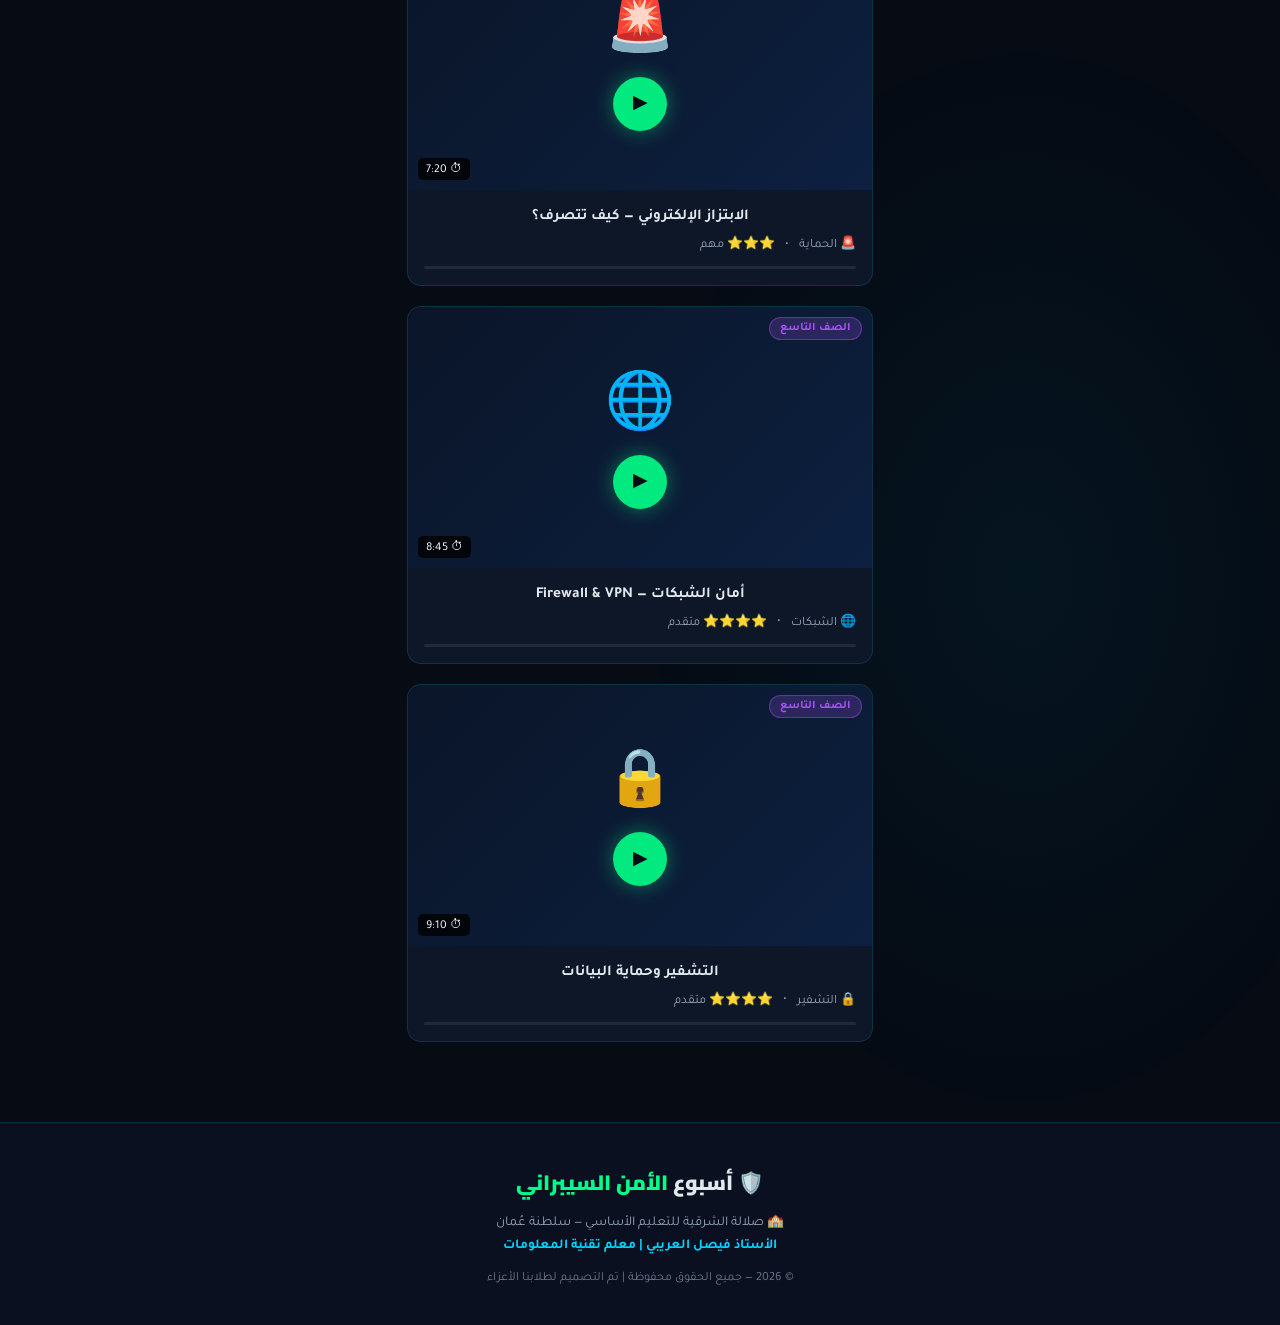
<file: pages/videos.html>
<!DOCTYPE html>
<html lang="ar" dir="rtl">
<head>
<meta charset="UTF-8">
<meta name="viewport" content="width=device-width, initial-scale=1.0">
<title>الفيديوهات التعليمية | أسبوع الأمن السيبراني</title>
<link href="https://fonts.googleapis.com/css2?family=Cairo:wght@300;400;600;700;900&family=Tajawal:wght@300;400;500;700;800&display=swap" rel="stylesheet">
<link rel="stylesheet" href="../css/style.css">
</head>
<body>

<!-- MATRIX BACKGROUND -->
<div id="matrix-bg"></div>

<!-- NAV -->
<nav>
  <div class="nav-brand">
    <div class="nav-icon">🛡️</div>
    أسبوع <span style="color:var(--green);margin-right:4px"> الأمن السيبراني</span>
  </div>
  <div class="nav-links">
    <a href="../index.html">🏠 الرئيسية</a>
    <a href="videos.html">🎬 الفيديوهات</a>
    <a href="quiz.html">🧠 الاختبار</a>
    <a href="games.html">🎮 الألعاب</a>
    <a href="exercises.html">📝 التمارين</a>
    <a href="certificate.html">🏆 شهادتي</a>
  </div>
  <div class="nav-school">🏫 صلالة الشرقية للتعليم الأساسي</div>
</nav>

<!-- VIDEOS SECTION -->
<section id="videos" class="hero" style="min-height:auto;padding:120px 20px 80px">
  <div class="container">
    <div class="section-header fade-in">
      <div class="section-tag tag-cyan">🎬 الفيديوهات التعليمية</div>
      <h2 class="section-title">تعلّم بالمشاهدة</h2>
      <p class="section-sub">فيديوهات مشوّقة تشرح مفاهيم الأمن السيبراني بأسلوب بسيط وممتع</p>
      <div style="margin-top:30px">
        <a href="../index.html" class="btn-secondary">🏠 العودة للرئيسية</a>
      </div>
    </div>

    <div class="videos-grid fade-in">

      <div class="video-card" onclick="openVideo('ما هو الأمن السيبراني؟','🔐','مدخل لمفهوم الأمن الرقمي وأهميته في حياتنا اليومية','https://www.youtube.com/watch?v=FMJi74rXXJE')">
        <div class="video-thumb">
          <div class="video-thumb-inner">
            <span>🔐</span>
            <div class="play-btn">▶</div>
          </div>
          <div class="video-duration">⏱ 4:30</div>
          <div class="video-grade grade5">الصف الخامس</div>
        </div>
        <div class="video-info">
          <div class="video-title">ما هو الأمن السيبراني؟</div>
          <div class="video-meta"><span>🔐 مقدمة</span><span>•</span><span>⭐ مناسب للجميع</span></div>
          <div class="video-progress"><div class="video-progress-bar" style="width:0%"></div></div>
        </div>
      </div>

      <div class="video-card" onclick="openVideo('كلمات المرور القوية','🔑','كيف تنشئ كلمة مرور آمنة ولا تُنسى؟','https://www.youtube.com/watch?v=WaGBWkSunlc')">
        <div class="video-thumb">
          <div class="video-thumb-inner">
            <span>🔑</span>
            <div class="play-btn">▶</div>
          </div>
          <div class="video-duration">⏱ 5:15</div>
          <div class="video-grade grade5">الصف الخامس</div>
        </div>
        <div class="video-info">
          <div class="video-title">أسرار كلمات المرور القوية</div>
          <div class="video-meta"><span>🔑 الحماية</span><span>•</span><span>⭐⭐ سهل</span></div>
          <div class="video-progress"><div class="video-progress-bar" style="width:0%"></div></div>
        </div>
      </div>

      <div class="video-card" onclick="openVideo('التصيد الاحتيالي','🎣','تعرّف على أساليب الاحتيال الإلكتروني وكيف تتجنبها','https://www.youtube.com/watch?v=TtcV4jpNG8M')">
        <div class="video-thumb">
          <div class="video-thumb-inner">
            <span>🎣</span>
            <div class="play-btn">▶</div>
          </div>
          <div class="video-duration">⏱ 6:00</div>
          <div class="video-grade grade7">الصف السابع</div>
        </div>
        <div class="video-info">
          <div class="video-title">خطر التصيد الاحتيالي (Phishing)</div>
          <div class="video-meta"><span>⚠️ التهديدات</span><span>•</span><span>⭐⭐⭐ متوسط</span></div>
          <div class="video-progress"><div class="video-progress-bar" style="width:0%"></div></div>
        </div>
      </div>

      <div class="video-card" onclick="openVideo('الابتزاز الإلكتروني','🚨','كيف تحمي نفسك من الابتزاز وما الخطوات الصحيحة؟','https://www.youtube.com/watch?v=YYvUwMXmFkQ')">
        <div class="video-thumb">
          <div class="video-thumb-inner">
            <span>🚨</span>
            <div class="play-btn">▶</div>
          </div>
          <div class="video-duration">⏱ 7:20</div>
          <div class="video-grade grade7">الصف السابع</div>
        </div>
        <div class="video-info">
          <div class="video-title">الابتزاز الإلكتروني — كيف تتصرف؟</div>
          <div class="video-meta"><span>🚨 الحماية</span><span>•</span><span>⭐⭐⭐ مهم</span></div>
          <div class="video-progress"><div class="video-progress-bar" style="width:0%"></div></div>
        </div>
      </div>

      <div class="video-card" onclick="openVideo('أمان الشبكات','🌐','مفهوم جدار الحماية والـ VPN وأمان الشبكات اللاسلكية','https://www.youtube.com/watch?v=cA4k0uNjxzo')">
        <div class="video-thumb">
          <div class="video-thumb-inner">
            <span>🌐</span>
            <div class="play-btn">▶</div>
          </div>
          <div class="video-duration">⏱ 8:45</div>
          <div class="video-grade grade9">الصف التاسع</div>
        </div>
        <div class="video-info">
          <div class="video-title">أمان الشبكات — Firewall & VPN</div>
          <div class="video-meta"><span>🌐 الشبكات</span><span>•</span><span>⭐⭐⭐⭐ متقدم</span></div>
          <div class="video-progress"><div class="video-progress-bar" style="width:0%"></div></div>
        </div>
      </div>

      <div class="video-card" onclick="openVideo('التشفير وحماية البيانات','🔒','مبادئ التشفير وكيف تحمي بياناتك الشخصية','https://www.youtube.com/watch?v=xHaxAYDt75Q')">
        <div class="video-thumb">
          <div class="video-thumb-inner">
            <span>🔒</span>
            <div class="play-btn">▶</div>
          </div>
          <div class="video-duration">⏱ 9:10</div>
          <div class="video-grade grade9">الصف التاسع</div>
        </div>
        <div class="video-info">
          <div class="video-title">التشفير وحماية البيانات</div>
          <div class="video-meta"><span>🔒 التشفير</span><span>•</span><span>⭐⭐⭐⭐ متقدم</span></div>
          <div class="video-progress"><div class="video-progress-bar" style="width:0%"></div></div>
        </div>
      </div>

    </div>
  </div>
</section>

<!-- ✅ VIDEO MODAL — بعد التعديل -->
<div class="modal-overlay" id="videoModal" onclick="handleModalClick(event)">
  <div class="modal-box">
    <div class="modal-header">
      <span class="modal-title" id="modalTitle">عنوان الفيديو</span>
      <button class="modal-close" onclick="closeVideo()">✕</button>
    </div>
    <div class="modal-video">
      <iframe
        id="videoFrame"
        src=""
        frameborder="0"
        allow="autoplay; encrypted-media; picture-in-picture"
        allowfullscreen>
      </iframe>
    </div>
    <div class="modal-body">
      <p style="font-size:.85rem;color:var(--text2)">💡 انقر خارج الإطار أو اضغط ✕ لإغلاق الفيديو</p>
    </div>
  </div>
</div>

<!-- FOOTER -->
<footer>
  <div class="footer-logo">🛡️ أسبوع <span>الأمن السيبراني</span></div>
  <div class="footer-school">🏫 صلالة الشرقية للتعليم الأساسي — سلطنة عُمان</div>
  <div class="footer-teacher">الأستاذ فيصل العريبي | معلم تقنية المعلومات</div>
  <div class="footer-copy">© 2026 — جميع الحقوق محفوظة | تم التصميم لطلابنا الأعزاء</div>
</footer>

<script src="../js/main.js"></script>
</body>
</html>
</file>
<file: css/style.css>
:root {
  --bg: #060b14;
  --bg2: #0a1020;
  --bg3: #0f1929;
  --card: rgba(15,25,41,0.95);
  --green: #00ff88;
  --cyan: #00d4ff;
  --orange: #ff6b35;
  --red: #ff4757;
  --purple: #a855f7;
  --yellow: #ffd700;
  --text: #e2e8f0;
  --text2: #94a3b8;
  --border: rgba(0,212,255,0.15);
  --r: 14px;
}
*{margin:0;padding:0;box-sizing:border-box}
html{scroll-behavior:smooth}
body{
  background:var(--bg);
  color:var(--text);
  font-family:'Tajawal',sans-serif;
  overflow-x:hidden;
  min-height:100vh;
}
::-webkit-scrollbar{width:5px}
::-webkit-scrollbar-track{background:var(--bg)}
::-webkit-scrollbar-thumb{background:var(--cyan);border-radius:3px}

/* ── MATRIX BACKGROUND ── */
#matrix-bg{
  position:fixed;inset:0;z-index:0;
  overflow:hidden;pointer-events:none;
}
.matrix-col{
  position:absolute;top:-100%;
  font-family:monospace;font-size:14px;
  color:rgba(0,255,136,0.15);
  animation:matrix-fall linear infinite;
  letter-spacing:2px;
  writing-mode:vertical-lr;
}
@keyframes matrix-fall{
  0%{top:-100%}
  100%{top:110%}
}

/* ── PARTICLES ── */
.particle{
  position:fixed;border-radius:50%;pointer-events:none;z-index:1;
  animation:float-particle linear infinite;
}
@keyframes float-particle{
  0%{transform:translateY(100vh) rotate(0deg);opacity:0}
  10%{opacity:1}
  90%{opacity:1}
  100%{transform:translateY(-100px) rotate(720deg);opacity:0}
}

/* ── NAVBAR ── */
nav{
  position:fixed;top:0;left:0;right:0;z-index:999;
  display:flex;align-items:center;justify-content:space-between;
  padding:0 28px;height:66px;
  background:rgba(6,11,20,0.92);
  backdrop-filter:blur(20px);
  border-bottom:1px solid var(--border);
}
.nav-brand{
  display:flex;align-items:center;gap:10px;
  font-family:'Cairo',sans-serif;font-weight:900;font-size:1.2rem;
}
.nav-icon{
  width:38px;height:38px;border-radius:10px;
  background:linear-gradient(135deg,var(--green),var(--cyan));
  display:flex;align-items:center;justify-content:center;
  font-size:1.2rem;
  box-shadow:0 0 15px rgba(0,255,136,0.4);
}
.nav-links{display:flex;gap:6px;align-items:center;flex-wrap:wrap}
.nav-links a{
  color:var(--text2);text-decoration:none;
  padding:8px 16px;border-radius:8px;
  font-size:.95rem;font-weight:500;
  transition:.2s;
}
.nav-links a:hover{color:var(--cyan);background:rgba(0,212,255,0.08)}
.nav-school{
  font-size:.75rem;color:var(--text2);
  background:rgba(0,255,136,0.07);
  border:1px solid rgba(0,255,136,0.2);
  padding:5px 12px;border-radius:20px;
}

/* ── HAMBURGER ── */
.nav-hamburger{
  display:none;
  background:none;
  border:1.5px solid rgba(0,212,255,0.3);
  color:var(--cyan);
  font-size:1.4rem;
  cursor:pointer;
  padding:4px 12px;
  border-radius:8px;
  transition:.2s;
  z-index:1000;
  line-height:1;
}
.nav-hamburger:hover{background:rgba(0,212,255,0.08)}

/* ── HERO ── */
.hero{
  position:relative;z-index:2;
  min-height:100vh;
  display:flex;align-items:center;justify-content:center;
  text-align:center;padding:100px 20px 60px;
  background:
    radial-gradient(ellipse 80% 50% at 50% 0%, rgba(0,255,136,0.06) 0%, transparent 60%),
    radial-gradient(ellipse 60% 40% at 80% 80%, rgba(0,212,255,0.05) 0%, transparent 50%);
}
.hero-badge{
  display:inline-flex;align-items:center;gap:8px;
  background:rgba(0,255,136,0.1);
  border:1px solid rgba(0,255,136,0.3);
  padding:7px 18px;border-radius:30px;
  font-size:.85rem;color:var(--green);
  margin-bottom:28px;
  animation:pulse-badge 2s ease infinite;
}
@keyframes pulse-badge{
  0%,100%{box-shadow:0 0 0 0 rgba(0,255,136,0.3)}
  50%{box-shadow:0 0 0 8px rgba(0,255,136,0)}
}
.hero h1{
  font-family:'Cairo',sans-serif;font-weight:900;
  font-size:clamp(2.2rem,6vw,4.5rem);
  line-height:1.2;margin-bottom:16px;
  background:linear-gradient(135deg,#fff 0%,var(--cyan) 50%,var(--green) 100%);
  -webkit-background-clip:text;-webkit-text-fill-color:transparent;
  background-clip:text;
}
.hero h1 span{
  background:linear-gradient(135deg,var(--orange),var(--red));
  -webkit-background-clip:text;-webkit-text-fill-color:transparent;
  background-clip:text;
}
.hero-sub{
  font-size:1.15rem;color:var(--text2);max-width:600px;margin:0 auto 36px;
}
.hero-btns{display:flex;gap:14px;justify-content:center;flex-wrap:wrap;margin-bottom:60px}
.btn-primary{
  background:linear-gradient(135deg,var(--green),var(--cyan));
  color:#060b14;font-weight:700;font-size:1rem;
  padding:13px 30px;border-radius:12px;border:none;cursor:pointer;
  text-decoration:none;display:inline-flex;align-items:center;gap:8px;
  transition:.25s;box-shadow:0 0 25px rgba(0,255,136,0.3);
}
.btn-primary:hover{transform:translateY(-2px);box-shadow:0 0 40px rgba(0,255,136,0.5)}
.btn-secondary{
  background:transparent;color:var(--cyan);font-weight:600;font-size:1rem;
  padding:13px 30px;border-radius:12px;
  border:1.5px solid rgba(0,212,255,0.4);cursor:pointer;
  text-decoration:none;display:inline-flex;align-items:center;gap:8px;
  transition:.25s;
}
.btn-secondary:hover{background:rgba(0,212,255,0.08);transform:translateY(-2px)}

/* ── STATS ── */
.hero-stats{
  display:flex;gap:30px;justify-content:center;flex-wrap:wrap;
}
.stat-box{
  background:var(--card);border:1px solid var(--border);
  border-radius:var(--r);padding:20px 30px;text-align:center;
  min-width:130px;
}
.stat-num{
  font-family:'Cairo',sans-serif;font-weight:900;font-size:2rem;
  background:linear-gradient(135deg,var(--green),var(--cyan));
  -webkit-background-clip:text;-webkit-text-fill-color:transparent;
  background-clip:text;
}
.stat-lbl{font-size:.8rem;color:var(--text2);margin-top:2px}

/* ── SECTIONS ── */
section{position:relative;z-index:2;padding:80px 20px}
.container{max-width:1100px;margin:0 auto}
.section-header{text-align:center;margin-bottom:50px}
.section-tag{
  display:inline-block;font-size:.8rem;font-weight:600;
  padding:5px 14px;border-radius:20px;margin-bottom:12px;
}
.tag-green{color:var(--green);background:rgba(0,255,136,0.1);border:1px solid rgba(0,255,136,0.25)}
.tag-cyan{color:var(--cyan);background:rgba(0,212,255,0.1);border:1px solid rgba(0,212,255,0.25)}
.tag-orange{color:var(--orange);background:rgba(255,107,53,0.1);border:1px solid rgba(255,107,53,0.25)}
.tag-purple{color:var(--purple);background:rgba(168,85,247,0.1);border:1px solid rgba(168,85,247,0.25)}
.tag-yellow{color:var(--yellow);background:rgba(255,215,0,0.1);border:1px solid rgba(255,215,0,0.25)}

.section-title{
  font-family:'Cairo',sans-serif;font-weight:900;
  font-size:clamp(1.6rem,3.5vw,2.4rem);
  margin-bottom:10px;
}
.section-sub{color:var(--text2);font-size:1rem;max-width:550px;margin:0 auto}

/* ── VIDEOS ── */
.videos-grid{
  display:grid;grid-template-columns:repeat(auto-fill,minmax(300px,1fr));gap:20px;
}
.video-card{
  background:var(--card);border:1px solid var(--border);
  border-radius:var(--r);overflow:hidden;
  transition:.3s;cursor:pointer;
}
.video-card:hover{transform:translateY(-5px);border-color:var(--cyan);box-shadow:0 10px 40px rgba(0,212,255,0.15)}
.video-thumb{
  position:relative;padding-top:56.25%;overflow:hidden;
  background:linear-gradient(135deg,#0a1528,#0d2040);
}
.video-thumb-inner{
  position:absolute;inset:0;display:flex;align-items:center;justify-content:center;
  font-size:3.5rem;flex-direction:column;gap:10px;
}
.play-btn{
  width:54px;height:54px;border-radius:50%;
  background:rgba(0,255,136,0.9);
  display:flex;align-items:center;justify-content:center;
  font-size:1.2rem;color:#060b14;
  transition:.2s;box-shadow:0 0 20px rgba(0,255,136,0.4);
}
.video-card:hover .play-btn{transform:scale(1.1);box-shadow:0 0 35px rgba(0,255,136,0.6)}
.video-duration{
  position:absolute;bottom:10px;left:10px;
  background:rgba(0,0,0,0.8);color:#fff;
  font-size:.75rem;padding:3px 8px;border-radius:5px;
}
.video-grade{
  position:absolute;top:10px;right:10px;
  font-size:.72rem;font-weight:700;padding:4px 10px;border-radius:20px;
}
.grade5{background:rgba(255,107,53,0.25);color:var(--orange);border:1px solid rgba(255,107,53,0.4)}
.grade7{background:rgba(0,212,255,0.2);color:var(--cyan);border:1px solid rgba(0,212,255,0.4)}
.grade9{background:rgba(168,85,247,0.2);color:var(--purple);border:1px solid rgba(168,85,247,0.4)}

.video-info{padding:16px}
.video-title{font-weight:700;font-size:.95rem;margin-bottom:6px;line-height:1.5}
.video-meta{display:flex;align-items:center;gap:10px;font-size:.8rem;color:var(--text2)}
.video-progress{
  height:3px;background:rgba(255,255,255,0.08);border-radius:2px;margin-top:12px;
}
.video-progress-bar{height:100%;border-radius:2px;background:linear-gradient(90deg,var(--green),var(--cyan))}

/* ── VIDEO MODAL ── */
.modal-overlay{
  display:none;
  position:fixed;inset:0;
  background:rgba(0,0,0,0.85);
  z-index:9999;
  align-items:center;
  justify-content:center;
  padding:20px;
}
.modal-overlay.active{display:flex}
.modal-box{
  background:var(--bg2);
  border:1px solid var(--border);
  border-radius:20px;
  width:100%;
  max-width:760px;
  overflow:hidden;
  max-height:90vh;
  overflow-y:auto;
}
.modal-header{
  display:flex;align-items:center;justify-content:space-between;
  padding:16px 20px;
  border-bottom:1px solid var(--border);
  position:sticky;top:0;
  background:var(--bg2);
  z-index:2;
}
.modal-title{font-weight:700;font-size:1rem}
.modal-close{
  background:rgba(255,71,87,0.15);border:none;color:var(--red);
  width:32px;height:32px;border-radius:8px;cursor:pointer;font-size:1rem;
  display:flex;align-items:center;justify-content:center;
  flex-shrink:0;
}
.modal-close:hover{background:rgba(255,71,87,0.3)}
.modal-video{
  background:#000;
  line-height:0;
  overflow:hidden;
}
.modal-video iframe{
  width:100%;
  height:430px;
  display:block;
  border:none;
}
.modal-body{padding:14px 20px}

/* ── QUIZ ── */
.quiz-wrapper{max-width:700px;margin:0 auto}
.quiz-progress-bar-wrap{
  background:rgba(255,255,255,0.07);border-radius:10px;height:8px;margin-bottom:30px;overflow:hidden;
}
.quiz-progress-fill{
  height:100%;border-radius:10px;
  background:linear-gradient(90deg,var(--green),var(--cyan));
  transition:.4s ease;
}
.quiz-q-counter{font-size:.85rem;color:var(--text2);margin-bottom:8px;text-align:center}
.quiz-question{
  background:var(--card);border:1px solid var(--border);
  border-radius:20px;padding:30px;
}
.quiz-q-text{
  font-family:'Cairo',sans-serif;font-weight:700;font-size:1.15rem;
  line-height:1.6;margin-bottom:24px;text-align:center;color: #ffffff;
}
.quiz-q-emoji{font-size:2.5rem;text-align:center;margin-bottom:14px}
.quiz-options{display:grid;grid-template-columns:1fr 1fr;gap:12px}
.quiz-opt{
  background:rgba(255,255,255,0.04);border:1.5px solid rgba(255,255,255,0.1);color: #ffffff;
  border-radius:12px;padding:14px 18px;
  font-size:.95rem;font-weight:500;cursor:pointer;
  transition:.2s;text-align:right;
  display:flex;align-items:center;gap:10px;
}
.quiz-opt:hover:not(:disabled){
  border-color:var(--cyan);background:rgba(0,212,255,0.08);
  transform:translateY(-2px);
}
.quiz-opt.correct{border-color:var(--green)!important;background:rgba(0,255,136,0.12)!important;color:var(--green)}
.quiz-opt.wrong{border-color:var(--red)!important;background:rgba(255,71,87,0.12)!important;color:var(--red)}
.quiz-opt:disabled{cursor:default}
.quiz-feedback{
  text-align:center;margin-top:20px;padding:14px;
  border-radius:12px;font-weight:600;display:none;
}
.quiz-feedback.show{display:block}
.quiz-feedback.ok{background:rgba(0,255,136,0.1);color:var(--green);border:1px solid rgba(0,255,136,0.3)}
.quiz-feedback.bad{background:rgba(255,71,87,0.1);color:var(--red);border:1px solid rgba(255,71,87,0.3)}
.quiz-nav{display:flex;justify-content:space-between;margin-top:24px;gap:12px}
.quiz-nav button{
  flex:1;padding:12px;border-radius:10px;border:none;cursor:pointer;
  font-family:'Tajawal',sans-serif;font-weight:700;font-size:.95rem;
  transition:.2s;
}
.btn-next{background:linear-gradient(135deg,var(--green),var(--cyan));color:#ffffff}
.btn-next:hover{transform:translateY(-2px);box-shadow:0 5px 20px rgba(0,255,136,0.3)}
.quiz-score-box{
  background:var(--card);border:1px solid var(--border);
  border-radius:20px;padding:40px;text-align:center;display:none;
}
.quiz-score-box.show{display:block}
.score-circle{
  width:120px;height:120px;border-radius:50%;
  border:4px solid var(--green);
  display:flex;flex-direction:column;align-items:center;justify-content:center;
  margin:0 auto 20px;
  box-shadow:0 0 30px rgba(0,255,136,0.3);
}
.score-num{font-size:2.2rem;font-weight:900;color:var(--green)}
.score-total{font-size:.85rem;color:var(--text2)}
.score-msg{font-size:1.1rem;font-weight:700;margin-bottom:8px}
.score-sub{font-size:.9rem;color:var(--text2);margin-bottom:24px}

/* ── GAME ── */
.game-section{background:linear-gradient(180deg,var(--bg) 0%,var(--bg2) 100%)}
.game-grid{display:grid;grid-template-columns:repeat(auto-fill,minmax(260px,1fr));gap:18px}
.game-card{
  background:var(--card);border:1px solid var(--border);
  border-radius:var(--r);padding:24px;text-align:center;
  cursor:pointer;transition:.3s;
}
.game-card:hover{transform:translateY(-5px)}
.game-card.green-hover:hover{border-color:var(--green);box-shadow:0 8px 30px rgba(0,255,136,0.15)}
.game-card.cyan-hover:hover{border-color:var(--cyan);box-shadow:0 8px 30px rgba(0,212,255,0.15)}
.game-card.orange-hover:hover{border-color:var(--orange);box-shadow:0 8px 30px rgba(255,107,53,0.15)}
.game-card.purple-hover:hover{border-color:var(--purple);box-shadow:0 8px 30px rgba(168,85,247,0.15)}
.game-icon{font-size:3rem;margin-bottom:14px}
.game-title{font-family:'Cairo',sans-serif;font-weight:700;font-size:1.05rem;margin-bottom:8px}
.game-desc{font-size:.85rem;color:var(--text2);line-height:1.6;margin-bottom:16px}
.game-badge{
  display:inline-block;font-size:.75rem;font-weight:600;
  padding:4px 12px;border-radius:20px;
}

/* ── MATCH GAME ── */
.match-game{max-width:800px;margin:0 auto;display:none}
.match-game.active{display:block}
.match-instructions{
  text-align:center;color:var(--text2);margin-bottom:24px;font-size:.9rem;
}
.match-grid{display:grid;grid-template-columns:1fr 1fr;gap:30px}
.match-col h4{
  font-family:'Cairo',sans-serif;font-weight:700;
  margin-bottom:14px;font-size:.95rem;
  text-align:center;padding:8px;border-radius:8px;
}
.match-col:first-child h4{background:rgba(0,255,136,0.08);color:var(--green)}
.match-col:last-child h4{background:rgba(0,212,255,0.08);color:var(--cyan)}
.match-item{
  background:rgba(255,255,255,0.04);border:1.5px solid rgba(255,255,255,0.1);
  border-radius:10px;padding:12px 16px;margin-bottom:10px;
  cursor:pointer;transition:.2s;font-size:.9rem;text-align:center;
}
.match-item:hover{border-color:var(--cyan);background:rgba(0,212,255,0.07)}
.match-item.selected{border-color:var(--yellow);background:rgba(255,215,0,0.1);color:var(--yellow)}
.match-item.matched{border-color:var(--green);background:rgba(0,255,136,0.1);color:var(--green);cursor:default}
.match-item.wrong-flash{border-color:var(--red);background:rgba(255,71,87,0.1);animation:flash .3s}
@keyframes flash{0%,100%{opacity:1}50%{opacity:.4}}
.match-score{text-align:center;margin-top:20px;font-size:1rem;color:var(--text2)}
.match-score span{color:var(--green);font-weight:700}

/* ── EXERCISES ── */
.exercises-list{display:flex;flex-direction:column;gap:16px;max-width:750px;margin:0 auto}
.exercise-card{
  background:var(--card);border:1px solid var(--border);
  border-radius:var(--r);overflow:hidden;
}
.exercise-header{
  display:flex;align-items:center;gap:14px;padding:18px 20px;cursor:pointer;transition:.2s;
}
.exercise-header:hover{background:rgba(255,255,255,0.03)}
.exercise-num{
  width:36px;height:36px;border-radius:10px;flex-shrink:0;
  display:flex;align-items:center;justify-content:center;
  font-weight:700;font-size:.9rem;
}
.exercise-info{flex:1}
.exercise-title{font-weight:700;font-size:.95rem;margin-bottom:3px}
.exercise-type{font-size:.78rem;color:var(--text2)}
.exercise-arrow{font-size:.9rem;color:var(--text2);transition:.3s}
.exercise-card.open .exercise-arrow{transform:rotate(90deg)}
.exercise-body{display:none;padding:0 20px 20px;border-top:1px solid var(--border)}
.exercise-card.open .exercise-body{display:block}

.drag-instruction{font-size:.85rem;color:var(--text2);margin:16px 0 12px;text-align:center}
.drag-items{display:flex;flex-wrap:wrap;gap:8px;justify-content:center;margin-bottom:20px}
.drag-item{
  background:rgba(0,212,255,0.1);border:1.5px solid rgba(0,212,255,0.3);
  color:var(--cyan);border-radius:8px;padding:7px 14px;
  font-size:.85rem;cursor:grab;transition:.2s;user-select:none;
}
.drag-item:hover{background:rgba(0,212,255,0.18);transform:scale(1.05)}
.drag-item.dragging{opacity:.4;cursor:grabbing}
.drop-zones{display:flex;flex-direction:column;gap:10px}
.drop-zone{
  border:1.5px dashed rgba(255,255,255,0.15);border-radius:10px;
  padding:12px 16px;min-height:50px;
  display:flex;align-items:center;gap:10px;
  transition:.2s;font-size:.9rem;
}
.drop-zone.drag-over{border-color:var(--cyan);background:rgba(0,212,255,0.06)}
.drop-zone.correct-drop{border-color:var(--green);background:rgba(0,255,136,0.07)}
.drop-zone.wrong-drop{border-color:var(--red);background:rgba(255,71,87,0.07)}
.drop-label{color:var(--text2);font-size:.85rem;min-width:120px}
.drop-slot{
  flex:1;border:1px dashed rgba(255,255,255,0.1);border-radius:6px;
  min-height:36px;display:flex;align-items:center;padding:0 10px;
  color:var(--text2);font-size:.85rem;
}
.drop-slot .drag-item{cursor:default;margin:0}

.fill-blank-row{display:flex;align-items:center;flex-wrap:wrap;gap:8px;margin-bottom:14px;font-size:.95rem}
.blank-input{
  background:rgba(255,255,255,0.06);border:1.5px solid rgba(255,255,255,0.15);
  color:var(--text);border-radius:8px;padding:6px 12px;
  font-family:'Tajawal',sans-serif;font-size:.9rem;width:140px;text-align:center;
  transition:.2s;
}
.blank-input:focus{outline:none;border-color:var(--cyan)}
.blank-input.correct{border-color:var(--green);background:rgba(0,255,136,0.08)}
.blank-input.wrong{border-color:var(--red);background:rgba(255,71,87,0.08)}

.check-btn{
  background:linear-gradient(135deg,var(--cyan),var(--purple));
  color:#fff;border:none;padding:10px 22px;border-radius:10px;
  font-family:'Tajawal',sans-serif;font-weight:700;cursor:pointer;
  font-size:.9rem;margin-top:14px;transition:.2s;display:block;
}
.check-btn:hover{transform:translateY(-2px);box-shadow:0 5px 20px rgba(0,212,255,0.3)}
.exercise-result{
  margin-top:12px;padding:10px 14px;border-radius:8px;
  font-size:.88rem;font-weight:600;display:none;
}
.exercise-result.show{display:block}
.exercise-result.ok{background:rgba(0,255,136,0.1);color:var(--green);border:1px solid rgba(0,255,136,0.3)}
.exercise-result.bad{background:rgba(255,71,87,0.1);color:var(--red);border:1px solid rgba(255,71,87,0.3)}

/* ── CERTIFICATE ── */
.cert-section{background:radial-gradient(ellipse 80% 60% at 50% 50%,rgba(0,255,136,0.04),transparent)}
.cert-form-wrapper{max-width:500px;margin:0 auto 40px}
.cert-form{
  background:var(--card);border:1px solid var(--border);
  border-radius:20px;padding:30px;
}
.cert-form h3{font-family:'Cairo',sans-serif;font-weight:700;margin-bottom:20px;text-align:center}
.form-group{margin-bottom:16px}
.form-group label{display:block;font-size:.85rem;color:var(--text2);margin-bottom:7px;font-weight:500}
.form-group input,.form-group select{
  width:100%;background:rgba(255,255,255,0.05);
  border:1.5px solid rgba(255,255,255,0.12);
  color:var(--text);border-radius:10px;padding:11px 14px;
  font-family:'Tajawal',sans-serif;font-size:.95rem;transition:.2s;
}
.form-group input:focus,.form-group select:focus{
  outline:none;border-color:var(--green);background:rgba(0,255,136,0.04);
}
.form-group select option{background:var(--bg2);color:var(--text)}
.generate-btn{
  width:100%;background:linear-gradient(135deg,var(--green),var(--cyan));
  color:#060b14;border:none;padding:13px;border-radius:12px;
  font-family:'Cairo',sans-serif;font-weight:900;font-size:1rem;cursor:pointer;
  transition:.2s;margin-top:8px;
}
.generate-btn:hover{transform:translateY(-2px);box-shadow:0 8px 30px rgba(0,255,136,0.3)}

/* ── CERTIFICATE DESIGN ── */
.certificate-preview{display:none;max-width:780px;margin:0 auto}
.certificate-preview.show{display:block}
#cert-canvas-wrap{
  background:linear-gradient(135deg,#020810,#050f20);
  border:2px solid rgba(0,255,136,0.3);
  border-radius:20px;padding:40px;text-align:center;
  position:relative;overflow:hidden;
  box-shadow:0 0 60px rgba(0,255,136,0.1);
  margin-bottom:20px;
}
#cert-canvas-wrap::before{
  content:'';position:absolute;inset:0;
  background:
    radial-gradient(ellipse 50% 40% at 50% 0%,rgba(0,255,136,0.08),transparent),
    radial-gradient(ellipse 40% 30% at 100% 100%,rgba(0,212,255,0.06),transparent);
  pointer-events:none;
}
.cert-corner{position:absolute;width:60px;height:60px;border-color:rgba(0,255,136,0.4);border-style:solid}
.cert-corner.tl{top:15px;right:15px;border-width:2px 0 0 2px}
.cert-corner.tr{top:15px;left:15px;border-width:2px 2px 0 0}
.cert-corner.bl{bottom:15px;right:15px;border-width:0 0 2px 2px}
.cert-corner.br{bottom:15px;left:15px;border-width:0 2px 2px 0}
.cert-school-name{font-size:.8rem;color:var(--cyan);letter-spacing:2px;margin-bottom:14px;text-transform:uppercase}
.cert-logo-big{font-size:3rem;margin-bottom:10px}
.cert-title-ar{font-family:'Cairo',sans-serif;font-weight:900;font-size:1.1rem;color:var(--text2);margin-bottom:6px}
.cert-main-title{
  font-family:'Cairo',sans-serif;font-weight:900;
  font-size:clamp(1.8rem,4vw,2.8rem);
  background:linear-gradient(135deg,var(--green),var(--cyan),var(--yellow));
  -webkit-background-clip:text;-webkit-text-fill-color:transparent;
  background-clip:text;margin-bottom:20px;
}
.cert-divider{width:200px;height:2px;margin:0 auto 20px;background:linear-gradient(90deg,transparent,var(--green),transparent)}
.cert-presented-to{font-size:.9rem;color:var(--text2);margin-bottom:8px}
.cert-student-name{
  font-family:'Cairo',sans-serif;font-weight:900;
  font-size:clamp(1.6rem,3.5vw,2.4rem);
  color:#fff;margin-bottom:6px;
}
.cert-student-grade{font-size:.9rem;color:var(--text2);margin-bottom:20px}
.cert-body-text{font-size:.9rem;color:var(--text2);max-width:500px;margin:0 auto 20px;line-height:1.8}
.cert-topic{
  display:inline-block;
  background:rgba(0,255,136,0.1);border:1px solid rgba(0,255,136,0.3);
  color:var(--green);padding:6px 20px;border-radius:20px;
  font-weight:600;font-size:.9rem;margin-bottom:24px;
}
.cert-footer{
  display:flex;justify-content:space-between;align-items:flex-end;
  margin-top:24px;padding-top:20px;border-top:1px solid rgba(255,255,255,0.08);
  flex-wrap:wrap;gap:14px;
}
.cert-seal{
  width:70px;height:70px;border-radius:50%;
  border:2px solid rgba(255,215,0,0.4);
  background:radial-gradient(circle,rgba(255,215,0,0.1),transparent);
  display:flex;flex-direction:column;align-items:center;justify-content:center;font-size:1.5rem;
}
.cert-date{font-size:.8rem;color:var(--text2);text-align:center}
.cert-teacher{text-align:center}
.cert-teacher-name{font-weight:700;font-size:.9rem;color:var(--green)}
.cert-teacher-title{font-size:.75rem;color:var(--text2)}
.cert-badge-row{display:flex;justify-content:center;gap:16px;margin:16px 0;flex-wrap:wrap}
.cert-badge{
  background:rgba(255,255,255,0.05);border:1px solid rgba(255,255,255,0.1);
  border-radius:8px;padding:8px 14px;font-size:.8rem;
  display:flex;align-items:center;gap:6px;
}
.cert-actions{display:flex;gap:14px;justify-content:center}
.cert-download-btn{
  background:linear-gradient(135deg,var(--green),var(--cyan));
  color:#060b14;border:none;padding:12px 28px;border-radius:10px;
  font-family:'Tajawal',sans-serif;font-weight:700;cursor:pointer;
  font-size:.95rem;transition:.2s;display:flex;align-items:center;gap:8px;
}
.cert-download-btn:hover{transform:translateY(-2px);box-shadow:0 8px 25px rgba(0,255,136,0.3)}
.cert-print-btn{
  background:transparent;color:var(--cyan);
  border:1.5px solid rgba(0,212,255,0.4);
  padding:12px 28px;border-radius:10px;
  font-family:'Tajawal',sans-serif;font-weight:700;cursor:pointer;
  font-size:.95rem;transition:.2s;display:flex;align-items:center;gap:8px;
}
.cert-print-btn:hover{background:rgba(0,212,255,0.08)}

/* ── FOOTER ── */
footer{
  position:relative;z-index:2;
  background:var(--bg2);border-top:1px solid var(--border);
  padding:40px 20px;text-align:center;
}
.footer-logo{font-family:'Cairo',sans-serif;font-weight:900;font-size:1.3rem;margin-bottom:10px}
.footer-logo span{color:var(--green)}
.footer-school{font-size:.85rem;color:var(--text2);margin-bottom:6px}
.footer-teacher{font-size:.85rem;color:var(--cyan);font-weight:600}
.footer-copy{font-size:.78rem;color:var(--text2);margin-top:16px;opacity:.7}

/* ── UTILITIES ── */
.hidden{display:none!important}
.glow-green{box-shadow:0 0 25px rgba(0,255,136,0.2)}
.fade-in{opacity:0;transform:translateY(24px);transition:.6s ease}
.fade-in.visible{opacity:1;transform:translateY(0)}

/* ── RESPONSIVE MOBILE ── */
@media(max-width:768px){
  nav{padding:0 16px}
  .nav-school{display:none}
  .nav-hamburger{display:block}
  .nav-links{
    display:none;
    flex-direction:column;
    position:fixed;
    top:66px;right:0;left:0;
    background:rgba(6,11,20,0.98);
    backdrop-filter:blur(20px);
    border-bottom:1px solid var(--border);
    padding:12px 16px;
    z-index:998;
    gap:4px;
  }
  .nav-links.open{display:flex}
  .nav-links a{
    display:block;
    padding:12px 16px;
    border-radius:10px;
    font-size:1rem;
    border-bottom:1px solid rgba(255,255,255,0.04);
  }
  .nav-links a:last-child{border-bottom:none}
  .modal-video iframe{height:220px}
  .modal-box{border-radius:14px}
  .quiz-options{grid-template-columns:1fr}
  .match-grid{grid-template-columns:1fr}
  .cert-footer{justify-content:center;flex-direction:column;gap:20px}
  .hero-btns{flex-direction:column;align-items:center}
  .videos-grid{grid-template-columns:1fr}
}
</file>
